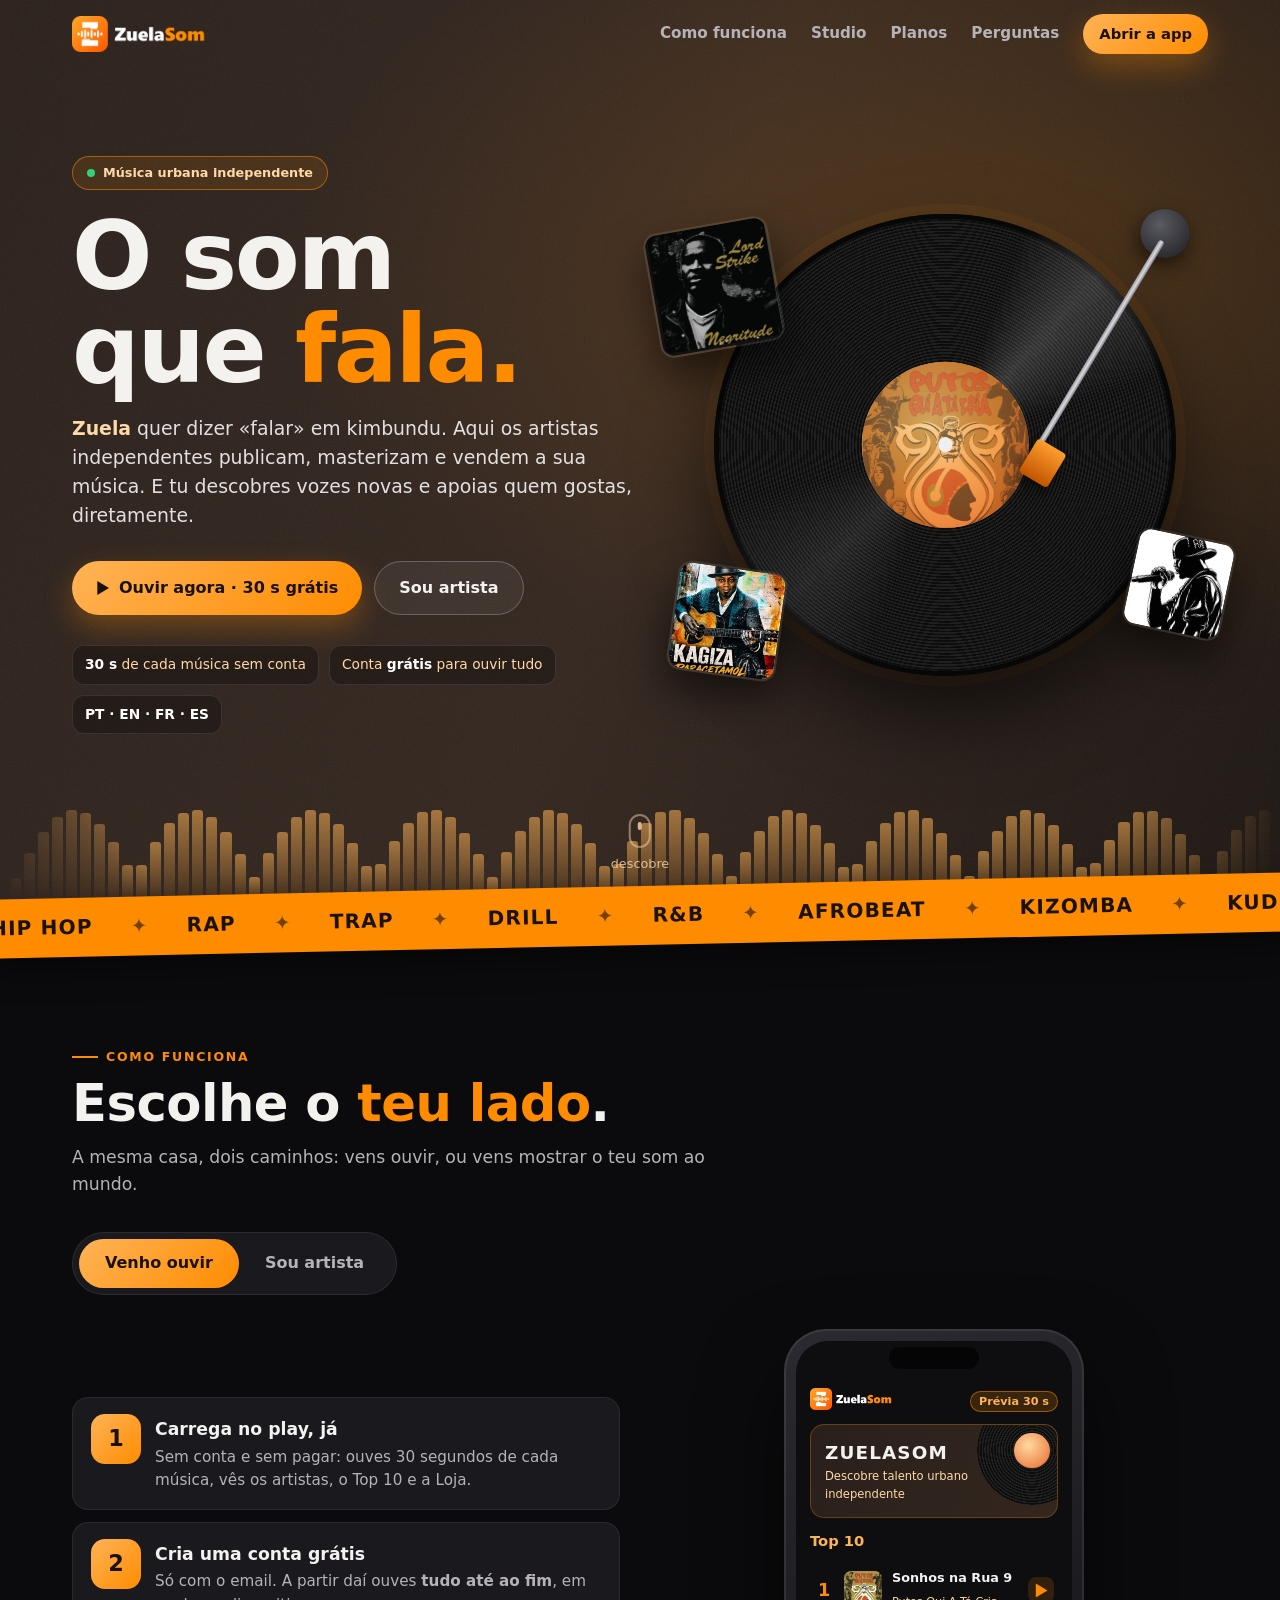
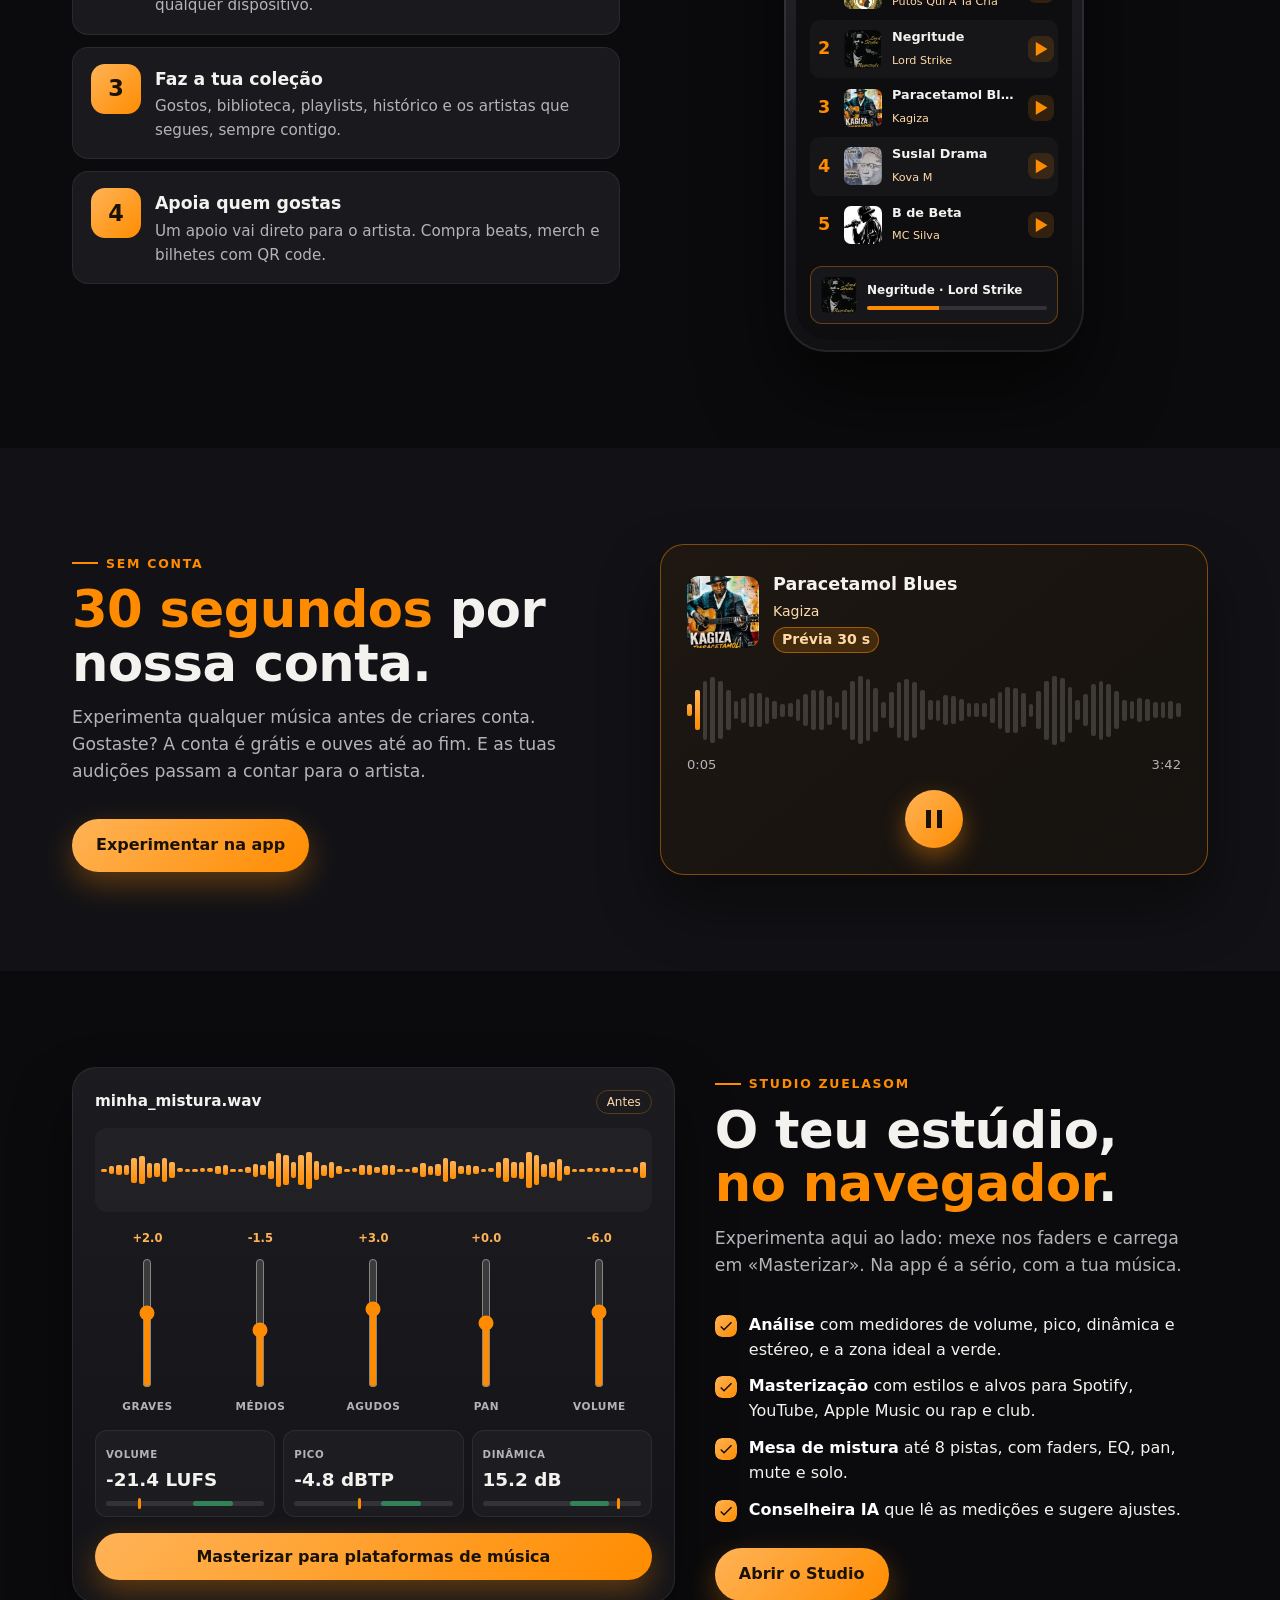
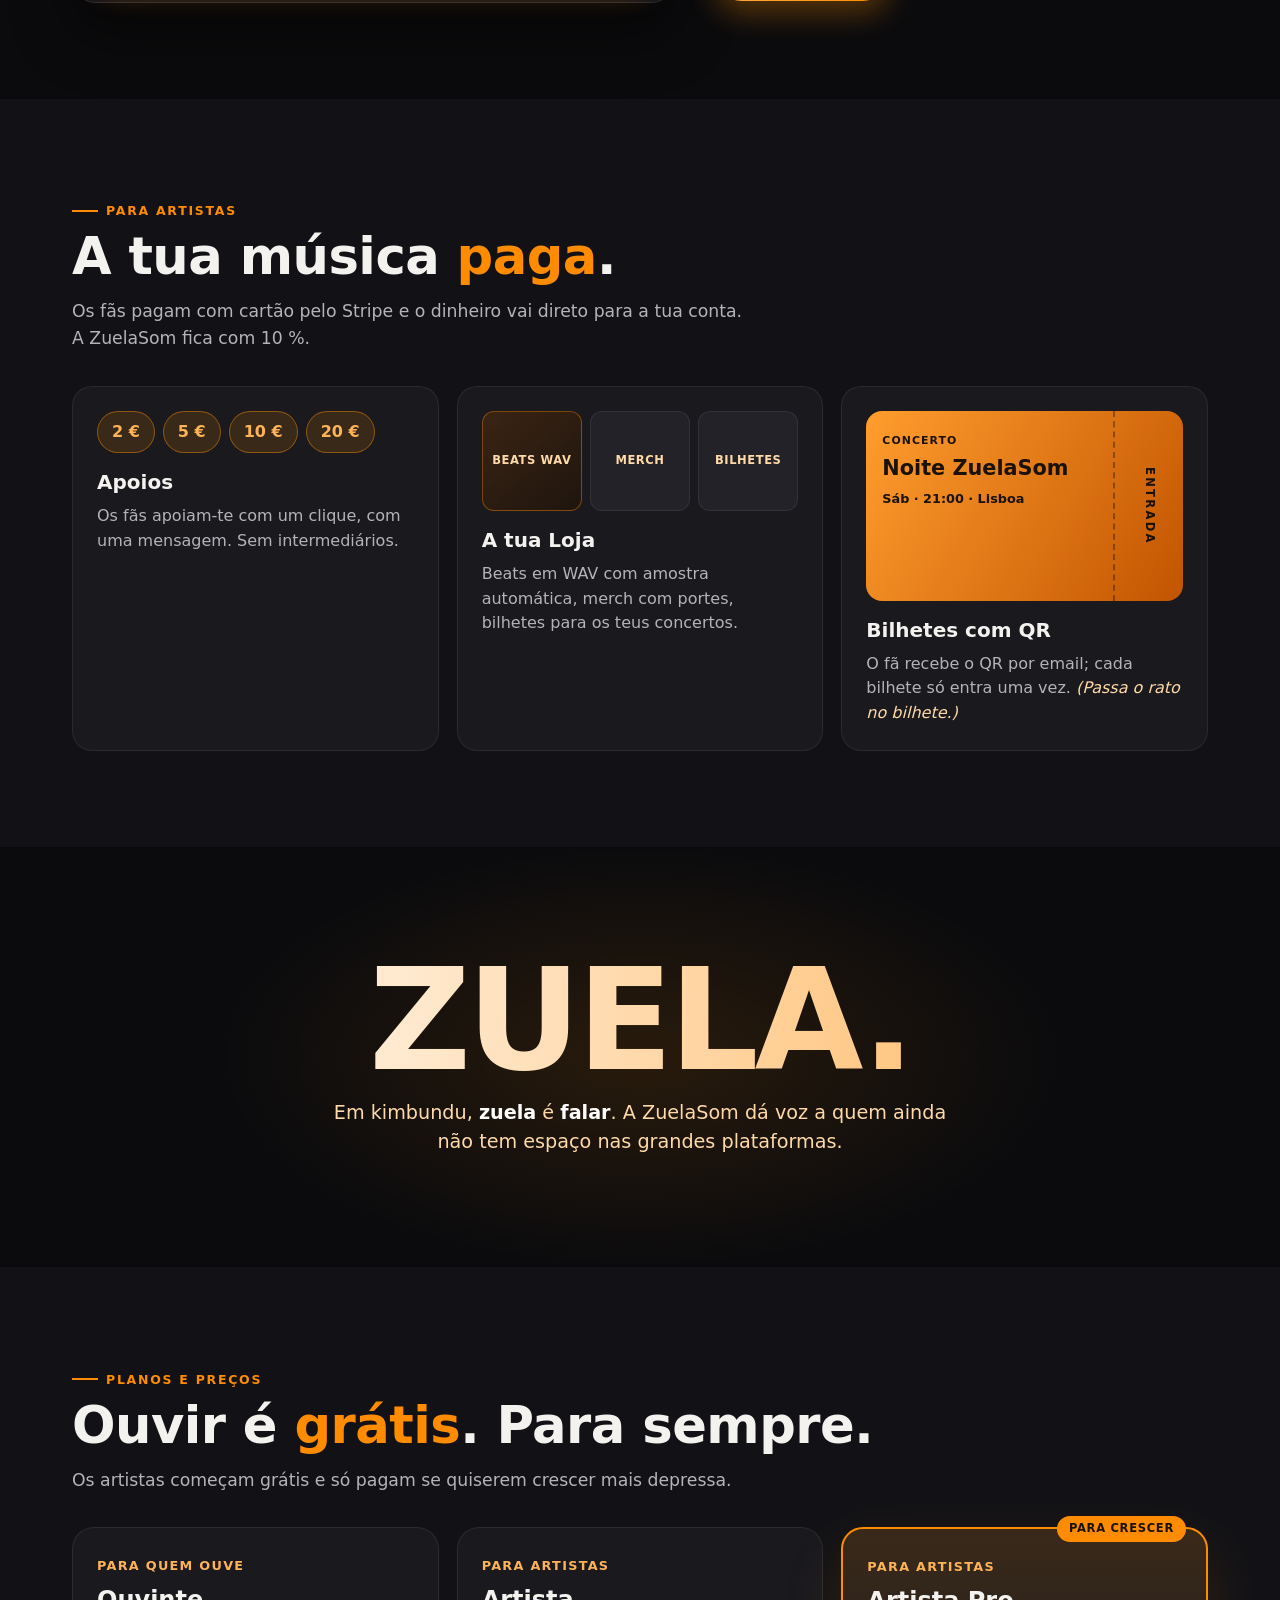
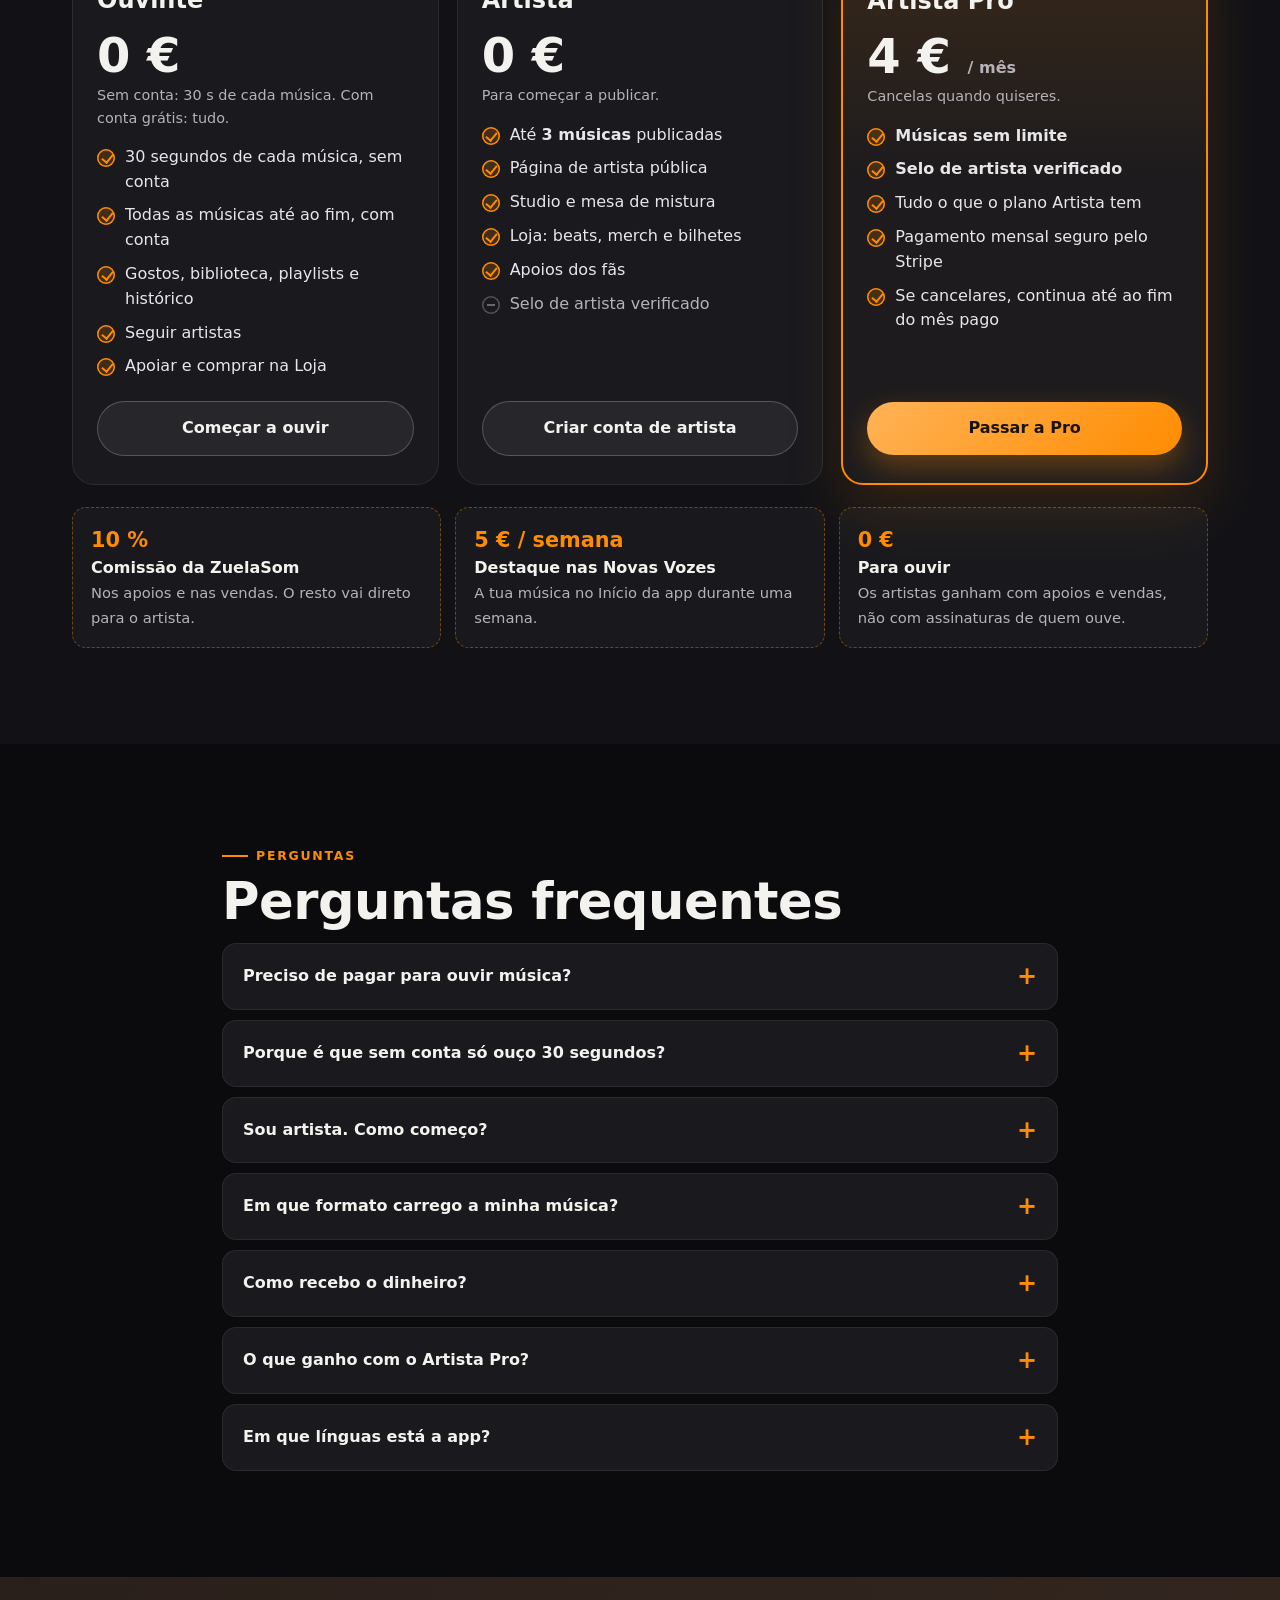
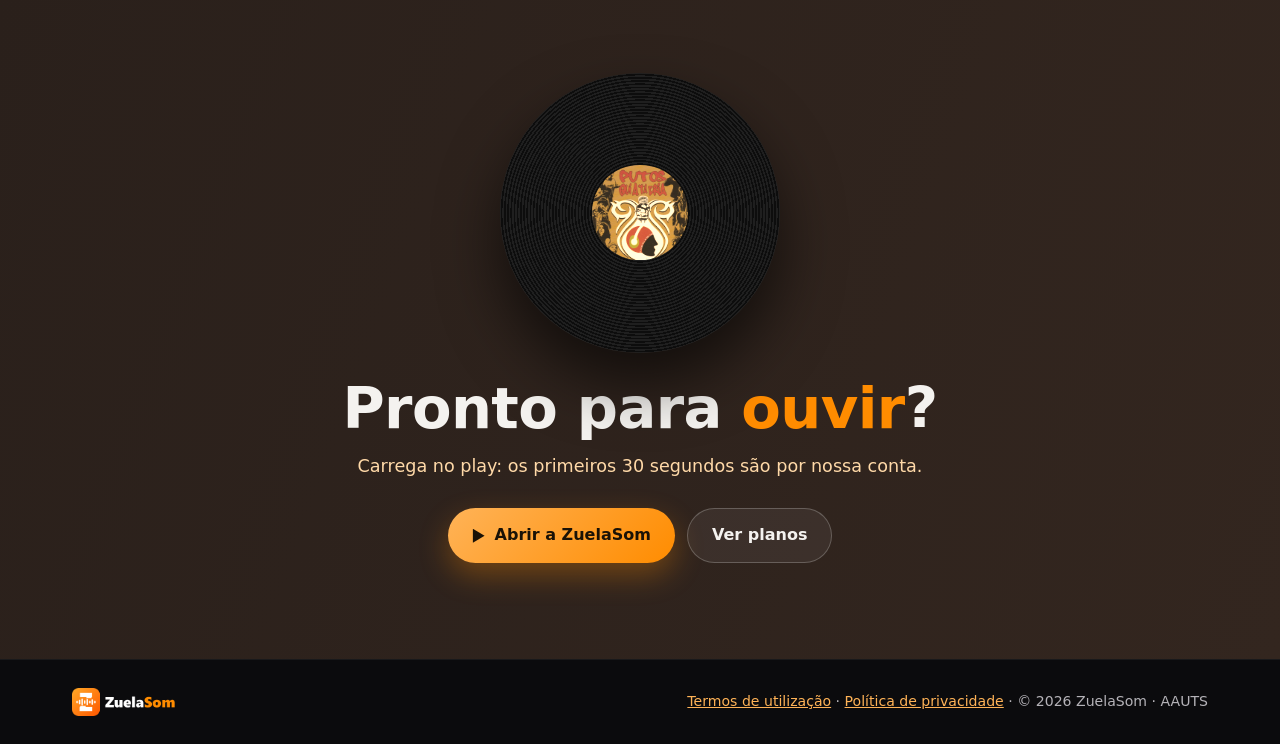
<file: index.html>
<!doctype html>
<html lang="pt">
<head>
<meta charset="utf-8">
<meta name="viewport" content="width=device-width, initial-scale=1">
<title>ZuelaSom, o som que fala</title>
<meta name="description" content="ZuelaSom: música urbana independente. Ouve 30 segundos de cada música sem conta, ou tudo com uma conta grátis. Artistas publicam, masterizam no Studio e vendem beats, merch e bilhetes.">
<link rel="icon" href="img/zuelasom_simbolo.png">
<link rel="apple-touch-icon" href="img/zuelasom_simbolo.png">
<meta property="og:title" content="ZuelaSom, o som que fala">
<meta property="og:description" content="Música urbana independente. 30 s grátis sem conta, tudo com uma conta grátis. Para artistas: Studio, Loja, apoios e bilhetes com QR.">
<meta property="og:image" content="https://zuelasom.aauts.pt/img/app_studio_analise.jpg">
<meta property="og:url" content="https://zuelasom.aauts.pt/">
<meta name="twitter:card" content="summary_large_image">
<meta name="theme-color" content="#0e0e10">
<script>
  // Com ?app=1, ou aberta como app instalada, segue logo para a app (como no AVAI).
  (function () {
    var APP = "https://zuelasom.streamlit.app/";
    var q = new URLSearchParams(location.search);
    var standalone = window.navigator.standalone === true ||
      (window.matchMedia && window.matchMedia("(display-mode: standalone)").matches);
    if (q.get("site") === "1") { return; }   // vem da app (botão «Sobre a ZuelaSom»): fica no site
    if (q.get("app") === "1" || standalone) { location.replace(APP); }
  })();
</script>
<style>
:root{
  --laranja:#ff8c00; --laranja2:#ffb357; --creme:#ffd9a8; --fundo:#0b0b0d; --fundo2:#121216; --cartao:#19191e;
  --castanho1:#2a201b; --castanho2:#33261f; --texto:#f4f2ef; --suave:#b5b3b8; --borda:rgba(255,140,0,.28);
  --raio:20px;
}
*{box-sizing:border-box}
html{scroll-behavior:smooth}
body{margin:0;background:var(--fundo);color:var(--texto);font-family:"Segoe UI",system-ui,-apple-system,Roboto,Arial,sans-serif;line-height:1.55;overflow-x:hidden}
a{color:var(--laranja2)}
img{max-width:100%;display:block}
.wrap{max-width:1180px;margin:0 auto;padding:0 22px}
.kicker{display:inline-flex;align-items:center;gap:8px;color:var(--laranja);font-weight:800;text-transform:uppercase;letter-spacing:.14em;font-size:.78rem}
.kicker::before{content:"";width:26px;height:2px;background:var(--laranja)}
h2{font-size:clamp(2rem,4.4vw,3.2rem);line-height:1.05;margin:10px 0 14px;letter-spacing:-.01em}
h2 em{font-style:normal;color:var(--laranja)}
.sub{color:var(--suave);font-size:1.08rem;max-width:680px;margin:0 0 34px}
section{padding:96px 0;position:relative}
.btn{display:inline-flex;align-items:center;justify-content:center;gap:10px;background:linear-gradient(135deg,var(--laranja2),var(--laranja));
  color:#1a1206;font-weight:800;text-decoration:none;border-radius:999px;padding:14px 24px;border:none;cursor:pointer;
  box-shadow:0 12px 30px rgba(255,140,0,.32);transition:transform .15s, box-shadow .15s;font-size:1rem;font-family:inherit}
.btn:hover{transform:translateY(-2px);box-shadow:0 16px 36px rgba(255,140,0,.42)}
.btn.sec{background:rgba(255,255,255,.06);color:var(--texto);border:1px solid rgba(255,255,255,.22);box-shadow:none}
.btn.pq{padding:9px 16px;font-size:.92rem}
.play{width:13px;height:14px;background:currentColor;clip-path:polygon(10% 0,100% 50%,10% 100%)}

/* revelar ao fazer scroll */
.rv{opacity:0;transform:translateY(26px);transition:opacity .8s ease, transform .8s ease}
.rv.on{opacity:1;transform:none}
.rv.d1{transition-delay:.1s}.rv.d2{transition-delay:.2s}.rv.d3{transition-delay:.3s}

/* ---------- topo ---------- */
header{position:fixed;inset:0 0 auto 0;z-index:50;transition:background .3s, border-color .3s;border-bottom:1px solid transparent}
header.solido{background:rgba(11,11,13,.86);backdrop-filter:blur(12px);border-bottom-color:rgba(255,140,0,.16)}
header .wrap{display:flex;align-items:center;justify-content:space-between;gap:16px;height:68px}
header .logo img{height:36px}
nav{display:flex;align-items:center;gap:24px}
nav a{color:var(--suave);text-decoration:none;font-weight:600;font-size:.95rem;transition:color .15s}
nav a:hover{color:#fff}

/* ---------- hero ---------- */
.hero{min-height:100vh;min-height:100svh;display:flex;align-items:center;padding:110px 0 120px;overflow:hidden;
  background:radial-gradient(1200px 700px at 78% 30%, rgba(255,140,0,.16), transparent 60%),
             linear-gradient(110deg,var(--castanho1) 0%,var(--castanho2) 50%,#1d1612 100%)}
.hero::after{content:"";position:absolute;inset:0;pointer-events:none;opacity:.07;
  background-image:url("data:image/svg+xml,%3Csvg xmlns='http://www.w3.org/2000/svg' width='160' height='160'%3E%3Cfilter id='n'%3E%3CfeTurbulence type='fractalNoise' baseFrequency='.9' numOctaves='2'/%3E%3C/filter%3E%3Crect width='160' height='160' filter='url(%23n)'/%3E%3C/svg%3E")}
.hero .wrap{position:relative;z-index:3;width:100%;display:grid;grid-template-columns:1.05fr .95fr;gap:30px;align-items:center}
.tag{display:inline-flex;align-items:center;gap:8px;font-size:.8rem;font-weight:800;color:var(--creme);border:1px solid rgba(255,140,0,.5);
  background:rgba(255,140,0,.12);padding:6px 14px;border-radius:999px}
.tag i{width:8px;height:8px;border-radius:50%;background:#33d17a;box-shadow:0 0 0 0 rgba(51,209,122,.7);animation:pulso 2s infinite}
@keyframes pulso{70%{box-shadow:0 0 0 10px rgba(51,209,122,0)}100%{box-shadow:0 0 0 0 rgba(51,209,122,0)}}
h1{font-size:clamp(3rem,7.4vw,6rem);line-height:.98;margin:20px 0 18px;font-weight:900;letter-spacing:-.025em}
h1 .rodar{display:inline-block;color:var(--laranja);min-width:3ch;position:relative}
h1 .rodar span{display:inline-block;animation:entra .55s cubic-bezier(.2,.8,.2,1)}
@keyframes entra{from{opacity:0;transform:translateY(.4em) rotateX(60deg)}to{opacity:1;transform:none}}
.lead{font-size:1.18rem;color:rgba(255,255,255,.86);margin:0 0 30px;max-width:560px}
.lead b{color:var(--creme)}
.acoes{display:flex;gap:12px;flex-wrap:wrap}
.selos{display:flex;gap:10px;flex-wrap:wrap;margin-top:30px}
.selo{background:rgba(0,0,0,.28);border:1px solid rgba(255,255,255,.1);border-radius:12px;padding:8px 12px;font-size:.86rem;color:var(--creme)}
.selo b{color:#fff}

/* gira-discos */
.gira{position:relative;aspect-ratio:1;width:min(560px,100%);justify-self:center}
.disco{position:absolute;inset:6%;border-radius:50%;
  background:repeating-radial-gradient(circle at 50% 50%,#0d0d0d 0 1.6px,#1f1f1f 1.6px 3.2px);
  box-shadow:0 40px 80px rgba(0,0,0,.6), inset 0 0 0 5px #070707, 0 0 0 10px rgba(255,140,0,.06);
  animation:gira 7s linear infinite}
.disco::before{content:"";position:absolute;inset:0;border-radius:50%;
  background:conic-gradient(from 20deg,transparent 0deg,rgba(255,255,255,.16) 22deg,transparent 52deg,transparent 180deg,rgba(255,255,255,.09) 205deg,transparent 235deg);
  animation:gira 7s linear infinite reverse}
.rotulo{position:absolute;left:50%;top:50%;width:36%;height:36%;transform:translate(-50%,-50%);border-radius:50%;overflow:hidden;
  background:radial-gradient(circle at 40% 35%,#ffd9a0 0%,#f6a457 45%,#e8692c 100%)}
.rotulo img{width:100%;height:100%;object-fit:cover;mix-blend-mode:multiply;opacity:.6}
.rotulo::after{content:"";position:absolute;left:50%;top:50%;width:9%;height:9%;transform:translate(-50%,-50%);border-radius:50%;background:#efefef}
@keyframes gira{to{transform:rotate(360deg)}}
.braco{position:absolute;right:2%;top:4%;width:42%;height:62%;transform-origin:86% 10%;transform:rotate(-2deg);
  transition:transform 1.2s cubic-bezier(.3,.9,.3,1);z-index:2;pointer-events:none}
.gira.a-tocar .braco{transform:rotate(17deg)}
.braco .base{position:absolute;right:4%;top:2%;width:22%;aspect-ratio:1;border-radius:50%;background:radial-gradient(circle at 35% 35%,#5a5a62,#1c1c20);
  box-shadow:0 8px 20px rgba(0,0,0,.6)}
.braco .haste{position:absolute;right:14%;top:12%;width:6px;height:78%;border-radius:3px;background:linear-gradient(90deg,#9a9aa3,#d9d9de,#7a7a82);
  transform:rotate(14deg);transform-origin:top center}
.braco .agulha{position:absolute;right:30%;bottom:6%;width:15%;height:12%;border-radius:4px;background:linear-gradient(180deg,#ff9d2e,#c25400);
  transform:rotate(14deg);box-shadow:0 6px 14px rgba(0,0,0,.5)}
.capa{position:absolute;width:24%;aspect-ratio:1;border-radius:14px;object-fit:cover;box-shadow:0 20px 40px rgba(0,0,0,.55);
  border:2px solid rgba(255,255,255,.08);z-index:3;animation:flutua 7s ease-in-out infinite}
.capa.c1{left:-6%;top:8%;rotate:-10deg}
.capa.c2{left:-2%;bottom:6%;rotate:8deg;animation-delay:-2.5s;width:21%}
.capa.c3{right:-4%;bottom:14%;rotate:12deg;animation-delay:-4.5s;width:19%}
@keyframes flutua{0%,100%{translate:0 0}50%{translate:0 -14px}}

/* onda sonora */
.onda{position:absolute;left:0;right:0;bottom:0;height:90px;display:flex;align-items:flex-end;gap:3px;padding:0 10px;z-index:2;opacity:.55;
  -webkit-mask:linear-gradient(90deg,transparent,#000 12%,#000 88%,transparent);mask:linear-gradient(90deg,transparent,#000 12%,#000 88%,transparent)}
.onda i{flex:1;background:linear-gradient(180deg,var(--laranja2),rgba(255,140,0,.15));border-radius:3px 3px 0 0;height:20%;
  animation:barra 1.3s ease-in-out infinite;transform-origin:bottom}
@keyframes barra{0%,100%{transform:scaleY(.35)}50%{transform:scaleY(1)}}
.desce{position:absolute;left:50%;bottom:26px;transform:translateX(-50%);z-index:4;color:var(--creme);font-size:.8rem;text-decoration:none;
  display:flex;flex-direction:column;align-items:center;gap:6px;opacity:.8}
.desce span{width:22px;height:34px;border:2px solid rgba(255,217,168,.6);border-radius:12px;position:relative}
.desce span::after{content:"";position:absolute;left:50%;top:6px;width:4px;height:8px;margin-left:-2px;border-radius:2px;background:var(--creme);animation:rato 1.6s infinite}
@keyframes rato{0%{opacity:0;transform:translateY(0)}40%{opacity:1}100%{opacity:0;transform:translateY(10px)}}

/* ---------- faixa de géneros ---------- */
.faixa{background:var(--laranja);color:#1a1206;overflow:hidden;white-space:nowrap;padding:14px 0;transform:rotate(-1.2deg);margin:-14px -10px 0;position:relative;z-index:5;
  box-shadow:0 14px 30px rgba(0,0,0,.4)}
.faixa div{display:inline-flex;gap:38px;animation:passa 32s linear infinite;font-weight:900;font-size:1.25rem;letter-spacing:.06em}
.faixa span::after{content:"✦";margin-left:38px;opacity:.6}
@keyframes passa{to{transform:translateX(-50%)}}

/* ---------- escolhe o teu lado ---------- */
.lados{display:inline-flex;background:var(--cartao);border:1px solid rgba(255,255,255,.08);border-radius:999px;padding:6px;margin-bottom:34px;position:relative}
.lados button{position:relative;z-index:1;background:none;border:none;color:var(--suave);font:inherit;font-weight:800;font-size:1rem;padding:12px 26px;border-radius:999px;cursor:pointer;transition:color .2s}
.lados button.on{color:#1a1206}
.lados .marca{position:absolute;top:6px;bottom:6px;left:6px;border-radius:999px;background:linear-gradient(135deg,var(--laranja2),var(--laranja));transition:all .35s cubic-bezier(.3,.9,.3,1)}
.lado{display:none}
.lado.on{display:grid;grid-template-columns:1fr 1fr;gap:40px;align-items:center;animation:aparece .5s ease}
@keyframes aparece{from{opacity:0;transform:translateY(14px)}to{opacity:1;transform:none}}
.passos{display:grid;gap:12px;counter-reset:p}
.passo{display:grid;grid-template-columns:50px 1fr;gap:14px;align-items:start;background:var(--cartao);border:1px solid rgba(255,255,255,.07);border-radius:16px;padding:16px 18px;
  transition:border-color .2s, transform .2s}
.passo:hover{border-color:rgba(255,140,0,.5);transform:translateX(4px)}
.passo .n{counter-increment:p;width:50px;height:50px;border-radius:14px;display:flex;align-items:center;justify-content:center;font-size:1.4rem;font-weight:900;color:#1a1206;
  background:linear-gradient(135deg,var(--laranja2),var(--laranja))}
.passo .n::before{content:counter(p)}
.passo h3{margin:2px 0 3px;font-size:1.08rem}
.passo p{margin:0;color:var(--suave);font-size:.95rem}

/* telemóvel desenhado (sem capturas com músicas reais) */
.tel{width:300px;max-width:100%;justify-self:center;border-radius:42px;padding:12px;background:linear-gradient(160deg,#2a2a30,#0d0d10);
  box-shadow:0 40px 80px rgba(0,0,0,.6), inset 0 0 0 2px rgba(255,255,255,.08);position:relative}
.tel::before{content:"";position:absolute;left:50%;top:18px;width:90px;height:22px;margin-left:-45px;border-radius:12px;background:#050506;z-index:2}
.ecra{border-radius:32px;overflow:hidden;background:#0e0e10;padding:46px 14px 16px;min-height:540px}
.ecra .top{display:flex;justify-content:space-between;align-items:center;margin-bottom:12px}
.ecra .top img{height:22px}
.ecra .mini-hero{border-radius:14px;padding:14px;background:linear-gradient(110deg,var(--castanho1),var(--castanho2));border:1px solid var(--borda);margin-bottom:12px;position:relative;overflow:hidden}
.ecra .mini-hero b{font-size:1.15rem;letter-spacing:.06em}
.ecra .mini-hero small{display:block;color:var(--creme);font-size:.72rem}
.ecra .mini-hero .disc{position:absolute;right:-30px;top:-30px;width:110px;height:110px;border-radius:50%;background:repeating-radial-gradient(circle,#0d0d0d 0 1.4px,#202020 1.4px 2.8px);animation:gira 6s linear infinite}
.ecra .mini-hero .disc::after{content:"";position:absolute;inset:34%;border-radius:50%;background:radial-gradient(circle at 40% 35%,#ffd9a0,#e8692c)}
.ecra h4{margin:10px 0 8px;font-size:.92rem;color:var(--laranja2)}
.linha-top{display:flex;align-items:center;gap:10px;padding:7px 4px;border-radius:10px}
.linha-top:nth-child(odd){background:rgba(255,255,255,.03)}
.linha-top .num{width:20px;font-weight:900;color:var(--laranja);font-size:1.1rem;text-align:center}
.linha-top img{width:38px;height:38px;border-radius:7px;object-fit:cover}
.linha-top div{flex:1;min-width:0}
.linha-top div b{display:block;font-size:.8rem;white-space:nowrap;overflow:hidden;text-overflow:ellipsis}
.linha-top div span{font-size:.7rem;color:var(--creme)}
.linha-top .pl{width:26px;height:26px;border-radius:8px;background:rgba(255,140,0,.15);display:flex;align-items:center;justify-content:center;color:var(--laranja)}
.mini-player{margin-top:12px;border-radius:12px;background:#17171b;border:1px solid rgba(255,140,0,.35);padding:10px;display:flex;gap:10px;align-items:center}
.mini-player img{width:36px;height:36px;border-radius:6px}
.mini-player .pb{flex:1}
.mini-player .pb b{font-size:.75rem;display:block}
.mini-player .tr{height:4px;border-radius:2px;background:rgba(255,255,255,.12);margin-top:6px;overflow:hidden}
.mini-player .tr i{display:block;height:100%;width:40%;background:var(--laranja);animation:prog 8s linear infinite}
@keyframes prog{from{width:0}to{width:100%}}

/* ---------- 30 segundos ---------- */
.trinta{display:grid;grid-template-columns:1fr 1fr;gap:40px;align-items:center}
.leitor30{background:linear-gradient(140deg,#1e1712,#15120f);border:1px solid rgba(255,140,0,.45);border-radius:24px;padding:26px;position:relative;overflow:hidden;
  box-shadow:0 30px 60px rgba(0,0,0,.45)}
.leitor30 .faixa-info{display:flex;gap:14px;align-items:center}
.leitor30 .faixa-info img{width:72px;height:72px;border-radius:12px;object-fit:cover}
.leitor30 .faixa-info b{display:block;font-size:1.1rem}
.leitor30 .faixa-info span{color:var(--creme);font-size:.88rem}
.pill30{display:inline-block;margin-top:4px;padding:1px 8px;border-radius:999px;background:rgba(255,140,0,.18);border:1px solid rgba(255,140,0,.5);color:var(--laranja2);font-size:.7rem;font-weight:800}
.ondas30{display:flex;align-items:center;gap:3px;height:70px;margin:22px 0 10px}
.ondas30 i{flex:1;border-radius:2px;background:rgba(255,255,255,.16);transition:background .2s}
.ondas30 i.f{background:linear-gradient(180deg,var(--laranja2),var(--laranja))}
.tempo30{display:flex;justify-content:space-between;font-size:.82rem;color:var(--suave);font-variant-numeric:tabular-nums}
.controlos30{display:flex;justify-content:center;margin-top:14px}
.bplay{width:58px;height:58px;border-radius:50%;border:none;cursor:pointer;background:linear-gradient(135deg,var(--laranja2),var(--laranja));color:#1a1206;
  display:flex;align-items:center;justify-content:center;box-shadow:0 10px 24px rgba(255,140,0,.4)}
.bplay .play{width:18px;height:20px}
.bplay .pausa{width:16px;height:18px;border-left:5px solid #1a1206;border-right:5px solid #1a1206}
.fim30{position:absolute;inset:0;display:flex;flex-direction:column;align-items:center;justify-content:center;text-align:center;padding:24px;gap:12px;
  background:rgba(14,10,8,.88);backdrop-filter:blur(4px);opacity:0;pointer-events:none;transition:opacity .4s}
.fim30.on{opacity:1;pointer-events:auto}
.fim30 b{font-size:1.4rem}
.fim30 p{margin:0;color:var(--creme);max-width:320px}

/* ---------- Studio ---------- */
.studio{background:var(--fundo2)}
.estudio{display:grid;grid-template-columns:1.1fr .9fr;gap:40px;align-items:center}
.mesa{background:linear-gradient(180deg,#1b1b20,#141418);border:1px solid rgba(255,255,255,.08);border-radius:24px;padding:22px;box-shadow:0 30px 60px rgba(0,0,0,.45)}
.mesa .cab{display:flex;justify-content:space-between;align-items:center;margin-bottom:14px}
.mesa .cab b{font-size:.95rem}
.mesa .cab span{font-size:.75rem;color:var(--creme);border:1px solid var(--borda);border-radius:999px;padding:2px 10px}
.wave{display:flex;align-items:center;gap:2px;height:84px;padding:6px;border-radius:12px;background:rgba(255,255,255,.03);margin-bottom:18px}
.wave i{flex:1;border-radius:2px;background:linear-gradient(180deg,var(--laranja2),var(--laranja));transition:height .6s cubic-bezier(.3,.9,.3,1)}
.faders{display:grid;grid-template-columns:repeat(5,1fr);gap:8px;text-align:center}
.fader{display:flex;flex-direction:column;align-items:center;gap:8px}
.fader small{font-size:.66rem;font-weight:700;color:var(--suave);text-transform:uppercase;letter-spacing:.05em}
.fader output{font-size:.72rem;font-weight:800;color:var(--laranja2);font-variant-numeric:tabular-nums}
.fader input{writing-mode:vertical-lr;direction:rtl;-webkit-appearance:slider-vertical;appearance:slider-vertical;width:28px;height:130px;accent-color:var(--laranja);cursor:ns-resize}
.medidores{display:grid;grid-template-columns:repeat(3,1fr);gap:8px;margin:16px 0}
.med{background:rgba(255,255,255,.03);border:1px solid rgba(255,255,255,.07);border-radius:12px;padding:10px}
.med small{font-size:.64rem;color:var(--suave);text-transform:uppercase;letter-spacing:.06em;font-weight:700}
.med b{display:block;font-size:1.15rem;font-variant-numeric:tabular-nums;transition:color .4s}
.med .barra-m{height:5px;border-radius:3px;background:rgba(255,255,255,.1);margin-top:6px;position:relative}
.med .barra-m::before{content:"";position:absolute;left:55%;width:25%;top:0;bottom:0;background:rgba(51,209,122,.5);border-radius:3px}
.med .barra-m i{position:absolute;top:-3px;width:3px;height:11px;border-radius:2px;background:var(--laranja);transition:left .6s cubic-bezier(.3,.9,.3,1)}
.bmaster{width:100%}
.lista-studio{list-style:none;padding:0;margin:0 0 26px;display:grid;gap:12px}
.lista-studio li{display:flex;gap:12px;align-items:flex-start}
.lista-studio li b{color:#fff}
.lista-studio li::before{content:"";flex:0 0 22px;height:22px;border-radius:7px;margin-top:2px;background:linear-gradient(135deg,var(--laranja2),var(--laranja));
  -webkit-mask:url("data:image/svg+xml,%3Csvg xmlns='http://www.w3.org/2000/svg' viewBox='0 0 24 24'%3E%3Cpath d='M9 16.2 4.8 12l-1.4 1.4L9 19 21 7l-1.4-1.4z'/%3E%3C/svg%3E") center/16px no-repeat, linear-gradient(#000,#000);
  -webkit-mask-composite:destination-out;mask-composite:exclude}

/* ---------- ganhar ---------- */
.ganhar{display:grid;grid-template-columns:repeat(3,1fr);gap:18px}
.g{background:var(--cartao);border:1px solid rgba(255,255,255,.07);border-radius:var(--raio);padding:24px;position:relative;overflow:hidden;transition:transform .25s, border-color .25s}
.g:hover{transform:translateY(-6px);border-color:rgba(255,140,0,.5)}
.g h3{margin:14px 0 6px;font-size:1.25rem}
.g p{margin:0;color:var(--suave)}
.chips{display:flex;gap:8px;flex-wrap:wrap}
.chips span{padding:8px 14px;border-radius:999px;background:rgba(255,140,0,.14);border:1px solid rgba(255,140,0,.45);font-weight:900;color:var(--laranja2)}
.prateleira{display:flex;gap:8px}
.prateleira div{flex:1;aspect-ratio:1;border-radius:12px;background:#222228;display:flex;align-items:center;justify-content:center;font-size:.72rem;font-weight:800;color:var(--creme);
  border:1px solid rgba(255,255,255,.07);text-transform:uppercase;letter-spacing:.05em}
.prateleira div:first-child{background:linear-gradient(140deg,#3a2414,#1f150e);border-color:rgba(255,140,0,.4)}
/* bilhete que vira */
.bilhete-caixa{perspective:1000px;height:190px}
.bilhete{position:relative;width:100%;height:100%;transition:transform .8s cubic-bezier(.3,.9,.3,1);transform-style:preserve-3d}
.g:hover .bilhete, .bilhete.virado{transform:rotateY(180deg)}
.face{position:absolute;inset:0;border-radius:16px;backface-visibility:hidden;-webkit-backface-visibility:hidden;display:flex;overflow:hidden}
.frente{background:linear-gradient(120deg,#ff9d2e,#c25400);color:#1a1206}
.frente .ev{flex:1;padding:16px}
.frente .ev small{font-weight:800;text-transform:uppercase;letter-spacing:.1em;font-size:.68rem}
.frente .ev b{display:block;font-size:1.3rem;line-height:1.1;margin:6px 0}
.frente .ev span{font-size:.8rem;font-weight:700}
.frente .corte{width:70px;border-left:2px dashed rgba(26,18,6,.4);display:flex;align-items:center;justify-content:center;writing-mode:vertical-rl;font-weight:900;letter-spacing:.2em;font-size:.72rem}
.verso{background:#fff;transform:rotateY(180deg);align-items:center;justify-content:center;gap:14px;color:#1a1206;padding:14px}
.verso img{width:130px;height:130px}
.verso b{font-size:1rem}
.verso small{display:block;color:#555;font-size:.72rem;max-width:120px}

/* ---------- planos ---------- */
.planos{display:grid;grid-template-columns:repeat(3,1fr);gap:18px;align-items:stretch}
.plano{position:relative;background:var(--cartao);border:1px solid rgba(255,255,255,.08);border-radius:22px;padding:28px 24px;display:flex;flex-direction:column}
.plano.top{border:2px solid var(--laranja);background:linear-gradient(180deg,rgba(255,140,0,.14),rgba(255,140,0,.02) 45%),var(--cartao);box-shadow:0 24px 60px rgba(255,140,0,.14)}
.plano .fita{position:absolute;top:-13px;right:20px;background:var(--laranja);color:#1a1206;font-weight:900;font-size:.72rem;padding:4px 12px;border-radius:999px;letter-spacing:.06em;text-transform:uppercase}
.plano .para{color:var(--laranja2);font-weight:800;font-size:.8rem;text-transform:uppercase;letter-spacing:.1em}
.plano h3{margin:6px 0 0;font-size:1.5rem}
.preco{font-size:3rem;font-weight:900;line-height:1.1;margin:10px 0 2px}
.preco small{font-size:1rem;color:var(--suave);font-weight:600}
.plano .nota{color:var(--suave);font-size:.9rem;margin:0 0 16px}
.plano ul{list-style:none;padding:0;margin:0 0 22px;display:grid;gap:9px}
.plano li{position:relative;padding-left:28px;color:#e7e7ea}
.plano li::before{content:"";position:absolute;left:0;top:4px;width:18px;height:18px;border-radius:50%;background:rgba(255,140,0,.18);box-shadow:inset 0 0 0 1.5px var(--laranja)}
.plano li::after{content:"";position:absolute;left:6.5px;top:7px;width:5px;height:9px;border:solid var(--laranja);border-width:0 2px 2px 0;transform:rotate(40deg)}
.plano li.nao{color:var(--suave)}
.plano li.nao::before{background:transparent;box-shadow:inset 0 0 0 1.5px rgba(255,255,255,.25)}
.plano li.nao::after{border:none;left:5px;top:12px;width:8px;height:2px;background:rgba(255,255,255,.35);transform:none}
.plano .btn{margin-top:auto}
.extras{display:grid;grid-template-columns:repeat(3,1fr);gap:14px;margin-top:22px}
.extra{background:rgba(255,255,255,.03);border:1px dashed rgba(255,140,0,.4);border-radius:14px;padding:16px 18px}
.extra .v{display:block;color:var(--laranja);font-weight:900;font-size:1.3rem}
.extra b{display:block}
.extra span{color:var(--suave);font-size:.92rem}

/* ---------- zuela ---------- */
.zuela{text-align:center;padding:110px 0;background:radial-gradient(600px 300px at 50% 50%,rgba(255,140,0,.12),transparent 70%)}
.zuela .grande{font-size:clamp(3.4rem,11vw,9rem);font-weight:900;line-height:.9;letter-spacing:-.03em;
  background:linear-gradient(90deg,#fff,var(--laranja2),var(--laranja),#fff);background-size:300% 100%;-webkit-background-clip:text;background-clip:text;color:transparent;
  animation:brilho 8s ease-in-out infinite}
@keyframes brilho{0%,100%{background-position:0 0}50%{background-position:100% 0}}
.zuela p{font-size:1.2rem;color:var(--creme);margin:14px auto 0;max-width:640px}
.zuela p i{color:#fff;font-style:normal;font-weight:800}

/* ---------- perguntas ---------- */
details{background:var(--cartao);border:1px solid rgba(255,255,255,.07);border-radius:14px;padding:4px 20px;margin-bottom:10px;transition:border-color .2s}
details[open]{border-color:rgba(255,140,0,.45)}
summary{cursor:pointer;font-weight:700;padding:16px 0;list-style:none;display:flex;justify-content:space-between;gap:12px}
summary::-webkit-details-marker{display:none}
summary::after{content:"+";color:var(--laranja);font-size:1.5rem;line-height:1;transition:transform .2s}
details[open] summary::after{transform:rotate(45deg)}
details p{margin:0 0 18px;color:var(--suave)}

/* ---------- chamada final ---------- */
.final{text-align:center;overflow:hidden;background:linear-gradient(110deg,var(--castanho1),var(--castanho2))}
.final .disco-final{width:280px;height:280px;margin:0 auto 26px;border-radius:50%;position:relative;
  background:repeating-radial-gradient(circle,#0d0d0d 0 1.6px,#1f1f1f 1.6px 3.2px);box-shadow:0 30px 60px rgba(0,0,0,.6);animation:gira 9s linear infinite}
.final .disco-final::after{content:"";position:absolute;inset:33%;border-radius:50%;background:url(img/sonhos_na_rua_9.jpg) center/cover;
  box-shadow:0 0 0 999px rgba(0,0,0,0) inset;filter:sepia(.5) saturate(1.6) hue-rotate(-10deg)}
.final h2{font-size:clamp(2.4rem,5vw,3.6rem)}
.final p{color:var(--creme);margin:0 0 28px;font-size:1.1rem}
footer{padding:28px 0;color:var(--suave);font-size:.88rem;border-top:1px solid rgba(255,255,255,.06)}
footer .wrap{display:flex;justify-content:space-between;align-items:center;gap:16px;flex-wrap:wrap}
footer img{height:28px}

@media (max-width:980px){
  .hero .wrap,.lado.on,.trinta,.estudio,.ganhar,.planos,.extras{grid-template-columns:1fr}
  .gira{width:min(440px,92%)}
  .plano.top{order:-1}
  .tel{order:-1}
}
@media (max-width:640px){
  nav a:not(.btn){display:none}
  section{padding:70px 0}
  .hero{padding:96px 0 120px}
  .lados button{padding:10px 16px;font-size:.92rem}
  .faders input{height:110px}
  .faixa div{font-size:1.05rem}
}
@media (prefers-reduced-motion:reduce){
  *,*::before,*::after{animation:none!important;transition:none!important}
  .rv{opacity:1;transform:none}
}
</style>
</head>
<body>

<header id="topo">
  <div class="wrap">
    <a class="logo" href="#"><img src="img/zuelasom_logo.png" alt="ZuelaSom"></a>
    <nav>
      <a href="#lados">Como funciona</a>
      <a href="#studio">Studio</a>
      <a href="#planos">Planos</a>
      <a href="#perguntas">Perguntas</a>
      <a class="btn pq" href="https://zuelasom.streamlit.app/">Abrir a app</a>
    </nav>
  </div>
</header>

<!-- TOPO -->
<section class="hero">
  <div class="onda" id="onda" aria-hidden="true"></div>
  <div class="wrap">
    <div>
      <span class="tag"><i></i> Música urbana independente</span>
      <h1>O som<br>que <span class="rodar" id="rodar"><span>fala.</span></span></h1>
      <p class="lead"><b>Zuela</b> quer dizer «falar» em kimbundu. Aqui os artistas independentes publicam, masterizam e vendem
        a sua música. E tu descobres vozes novas e apoias quem gostas, diretamente.</p>
      <div class="acoes">
        <a class="btn" href="https://zuelasom.streamlit.app/"><span class="play"></span>Ouvir agora · 30 s grátis</a>
        <a class="btn sec" href="#lados" data-lado="artista">Sou artista</a>
      </div>
      <div class="selos">
        <span class="selo"><b>30 s</b> de cada música sem conta</span>
        <span class="selo">Conta <b>grátis</b> para ouvir tudo</span>
        <span class="selo"><b>PT · EN · FR · ES</b></span>
      </div>
    </div>
    <div class="gira" id="gira" aria-hidden="true">
      <div class="disco"><div class="rotulo"><img src="img/sonhos_na_rua_9.jpg" alt=""></div></div>
      <div class="braco"><div class="base"></div><div class="haste"></div><div class="agulha"></div></div>
      <img class="capa c1" src="img/negritude.jpg" alt="">
      <img class="capa c2" src="img/kagiza.jpg" alt="">
      <img class="capa c3" src="img/rapper.jpg" alt="">
    </div>
  </div>
  <a class="desce" href="#lados"><span></span>descobre</a>
</section>

<div class="faixa" aria-hidden="true"><div id="faixa">
  <span>HIP HOP</span><span>RAP</span><span>TRAP</span><span>DRILL</span><span>R&amp;B</span><span>AFROBEAT</span><span>KIZOMBA</span><span>KUDURO</span><span>AFRO HOUSE</span><span>SEMBA</span>
</div></div>

<!-- ESCOLHE O TEU LADO -->
<section id="lados">
  <div class="wrap">
    <span class="kicker rv">Como funciona</span>
    <h2 class="rv d1">Escolhe o <em>teu lado</em>.</h2>
    <p class="sub rv d2">A mesma casa, dois caminhos: vens ouvir, ou vens mostrar o teu som ao mundo.</p>
    <div class="lados rv d2" role="tablist">
      <span class="marca" id="marca"></span>
      <button class="on" data-lado="ouvinte" role="tab" aria-selected="true">Venho ouvir</button>
      <button data-lado="artista" role="tab" aria-selected="false">Sou artista</button>
    </div>

    <div class="lado on" id="lado-ouvinte">
      <div class="passos">
        <div class="passo"><span class="n"></span><div><h3>Carrega no play, já</h3><p>Sem conta e sem pagar: ouves 30 segundos de cada música, vês os artistas, o Top 10 e a Loja.</p></div></div>
        <div class="passo"><span class="n"></span><div><h3>Cria uma conta grátis</h3><p>Só com o email. A partir daí ouves <b>tudo até ao fim</b>, em qualquer dispositivo.</p></div></div>
        <div class="passo"><span class="n"></span><div><h3>Faz a tua coleção</h3><p>Gostos, biblioteca, playlists, histórico e os artistas que segues, sempre contigo.</p></div></div>
        <div class="passo"><span class="n"></span><div><h3>Apoia quem gostas</h3><p>Um apoio vai direto para o artista. Compra beats, merch e bilhetes com QR code.</p></div></div>
      </div>
      <div class="tel" aria-hidden="true">
        <div class="ecra">
          <div class="top"><img src="img/zuelasom_logo.png" alt=""><span class="pill30">Prévia 30 s</span></div>
          <div class="mini-hero"><b>ZUELASOM</b><small>Descobre talento urbano independente</small><span class="disc"></span></div>
          <h4>Top 10</h4>
          <div class="linha-top"><span class="num">1</span><img src="img/sonhos_na_rua_9.jpg" alt=""><div><b>Sonhos na Rua 9</b><span>Putos Qui A Tá Cria</span></div><span class="pl"><span class="play"></span></span></div>
          <div class="linha-top"><span class="num">2</span><img src="img/negritude.jpg" alt=""><div><b>Negritude</b><span>Lord Strike</span></div><span class="pl"><span class="play"></span></span></div>
          <div class="linha-top"><span class="num">3</span><img src="img/kagiza.jpg" alt=""><div><b>Paracetamol Blues</b><span>Kagiza</span></div><span class="pl"><span class="play"></span></span></div>
          <div class="linha-top"><span class="num">4</span><img src="img/susial_drama.jpg" alt=""><div><b>Susial Drama</b><span>Kova M</span></div><span class="pl"><span class="play"></span></span></div>
          <div class="linha-top"><span class="num">5</span><img src="img/rapper.jpg" alt=""><div><b>B de Beta</b><span>MC Silva</span></div><span class="pl"><span class="play"></span></span></div>
          <div class="mini-player"><img src="img/negritude.jpg" alt=""><div class="pb"><b>Negritude · Lord Strike</b><div class="tr"><i></i></div></div></div>
        </div>
      </div>
    </div>

    <div class="lado" id="lado-artista">
      <div class="passos">
        <div class="passo"><span class="n"></span><div><h3>Cria a conta como «Artista»</h3><p>Com a tua foto. Ficas logo com a tua página pública: capa, bio, redes sociais.</p></div></div>
        <div class="passo"><span class="n"></span><div><h3>Prepara no Studio</h3><p>Analisa e masteriza no navegador, para soar bem no Spotify, YouTube e Apple Music.</p></div></div>
        <div class="passo"><span class="n"></span><div><h3>Publica</h3><p>Carregas em WAV ou MP3; a equipa aprova e a música fica online para toda a gente.</p></div></div>
        <div class="passo"><span class="n"></span><div><h3>Ganha</h3><p>Apoios dos fãs, beats em WAV, merch e bilhetes. O dinheiro vai direto para a tua conta.</p></div></div>
      </div>
      <img class="shot rv" src="img/app_studio_mesa.jpg" alt="Canal da mesa de mistura do Studio ZuelaSom" loading="lazy"
           style="border-radius:20px;border:1px solid var(--borda);box-shadow:0 30px 60px rgba(0,0,0,.5)">
    </div>
  </div>
</section>

<!-- 30 SEGUNDOS -->
<section style="background:var(--fundo2)">
  <div class="wrap trinta">
    <div>
      <span class="kicker rv">Sem conta</span>
      <h2 class="rv d1"><em>30 segundos</em> por nossa conta.</h2>
      <p class="sub rv d2">Experimenta qualquer música antes de criares conta. Gostaste? A conta é grátis e ouves até ao fim. E as tuas
        audições passam a contar para o artista.</p>
      <a class="btn rv d3" href="https://zuelasom.streamlit.app/">Experimentar na app</a>
    </div>
    <div class="leitor30 rv d1">
      <div class="faixa-info"><img src="img/kagiza.jpg" alt=""><div><b>Paracetamol Blues</b><span>Kagiza</span><br><span class="pill30">Prévia 30 s</span></div></div>
      <div class="ondas30" id="ondas30" aria-hidden="true"></div>
      <div class="tempo30"><span id="t30">0:00</span><span>3:42</span></div>
      <div class="controlos30"><button class="bplay" id="bplay" aria-label="Tocar a demonstração"><span class="play"></span></button></div>
      <div class="fim30" id="fim30">
        <b>Gostaste?</b>
        <p>Ouviste a prévia de 30 segundos. Cria uma conta grátis e ouve até ao fim.</p>
        <a class="btn" href="https://zuelasom.streamlit.app/">Criar conta grátis</a>
        <button class="btn sec pq" id="denovo">Ouvir a prévia outra vez</button>
      </div>
    </div>
  </div>
</section>

<!-- STUDIO -->
<section class="studio" id="studio" style="background:var(--fundo)">
  <div class="wrap estudio">
    <div class="mesa rv">
      <div class="cab"><b>minha_mistura.wav</b><span id="estado">Antes</span></div>
      <div class="wave" id="wave" aria-hidden="true"></div>
      <div class="faders">
        <label class="fader"><output>+2.0</output><input type="range" min="-12" max="12" step="0.5" value="2" data-f="graves"><small>Graves</small></label>
        <label class="fader"><output>-1.5</output><input type="range" min="-12" max="12" step="0.5" value="-1.5" data-f="medios"><small>Médios</small></label>
        <label class="fader"><output>+3.0</output><input type="range" min="-12" max="12" step="0.5" value="3" data-f="agudos"><small>Agudos</small></label>
        <label class="fader"><output>+0.0</output><input type="range" min="-12" max="12" step="0.5" value="0" data-f="pan"><small>Pan</small></label>
        <label class="fader"><output>-6.0</output><input type="range" min="-24" max="6" step="0.5" value="-6" data-f="volume"><small>Volume</small></label>
      </div>
      <div class="medidores">
        <div class="med"><small>Volume</small><b id="m-lufs">-21.4 LUFS</b><div class="barra-m"><i id="b-lufs" style="left:20%"></i></div></div>
        <div class="med"><small>Pico</small><b id="m-pico">-4.8 dBTP</b><div class="barra-m"><i id="b-pico" style="left:40%"></i></div></div>
        <div class="med"><small>Dinâmica</small><b id="m-din">15.2 dB</b><div class="barra-m"><i id="b-din" style="left:85%"></i></div></div>
      </div>
      <button class="btn bmaster" id="bmaster">Masterizar para plataformas de música</button>
    </div>
    <div>
      <span class="kicker rv">Studio ZuelaSom</span>
      <h2 class="rv d1">O teu estúdio,<br><em>no navegador</em>.</h2>
      <p class="sub rv d2">Experimenta aqui ao lado: mexe nos faders e carrega em «Masterizar». Na app é a sério, com a tua música.</p>
      <ul class="lista-studio rv d2">
        <li><span><b>Análise</b> com medidores de volume, pico, dinâmica e estéreo, e a zona ideal a verde.</span></li>
        <li><span><b>Masterização</b> com estilos e alvos para Spotify, YouTube, Apple Music ou rap e club.</span></li>
        <li><span><b>Mesa de mistura</b> até 8 pistas, com faders, EQ, pan, mute e solo.</span></li>
        <li><span><b>Conselheira IA</b> que lê as medições e sugere ajustes.</span></li>
      </ul>
      <a class="btn rv d3" href="https://zuelasom.streamlit.app/">Abrir o Studio</a>
    </div>
  </div>
</section>

<!-- GANHAR -->
<section style="background:var(--fundo2)">
  <div class="wrap">
    <span class="kicker rv">Para artistas</span>
    <h2 class="rv d1">A tua música <em>paga</em>.</h2>
    <p class="sub rv d2">Os fãs pagam com cartão pelo Stripe e o dinheiro vai direto para a tua conta. A ZuelaSom fica com 10 %.</p>
    <div class="ganhar">
      <div class="g rv">
        <div class="chips"><span>2 €</span><span>5 €</span><span>10 €</span><span>20 €</span></div>
        <h3>Apoios</h3><p>Os fãs apoiam-te com um clique, com uma mensagem. Sem intermediários.</p>
      </div>
      <div class="g rv d1">
        <div class="prateleira"><div>Beats WAV</div><div>Merch</div><div>Bilhetes</div></div>
        <h3>A tua Loja</h3><p>Beats em WAV com amostra automática, merch com portes, bilhetes para os teus concertos.</p>
      </div>
      <div class="g rv d2">
        <div class="bilhete-caixa"><div class="bilhete" id="bilhete">
          <div class="face frente"><div class="ev"><small>Concerto</small><b>Noite ZuelaSom</b><span>Sáb · 21:00 · Lisboa</span></div><div class="corte">ENTRADA</div></div>
          <div class="face verso"><img src="img/qr_zuelasom.svg" alt="QR code"><div><b>Bilhete com QR</b><small>À porta, a câmara diz: válido ou recusado.</small></div></div>
        </div></div>
        <h3>Bilhetes com QR</h3><p>O fã recebe o QR por email; cada bilhete só entra uma vez. <i style="color:var(--creme)">(Passa o rato no bilhete.)</i></p>
      </div>
    </div>
  </div>
</section>

<!-- ZUELA -->
<section class="zuela">
  <div class="wrap">
    <div class="grande rv">ZUELA.</div>
    <p class="rv d1">Em kimbundu, <i>zuela</i> é <i>falar</i>. A ZuelaSom dá voz a quem ainda não tem espaço nas grandes plataformas.</p>
  </div>
</section>

<!-- PLANOS -->
<section id="planos" style="background:var(--fundo2)">
  <div class="wrap">
    <span class="kicker rv">Planos e preços</span>
    <h2 class="rv d1">Ouvir é <em>grátis</em>. Para sempre.</h2>
    <p class="sub rv d2">Os artistas começam grátis e só pagam se quiserem crescer mais depressa.</p>
    <div class="planos">
      <div class="plano rv">
        <span class="para">Para quem ouve</span><h3>Ouvinte</h3><div class="preco">0 €</div>
        <p class="nota">Sem conta: 30 s de cada música. Com conta grátis: tudo.</p>
        <ul><li>30 segundos de cada música, sem conta</li><li>Todas as músicas até ao fim, com conta</li><li>Gostos, biblioteca, playlists e histórico</li><li>Seguir artistas</li><li>Apoiar e comprar na Loja</li></ul>
        <a class="btn sec" href="https://zuelasom.streamlit.app/">Começar a ouvir</a>
      </div>
      <div class="plano rv d1">
        <span class="para">Para artistas</span><h3>Artista</h3><div class="preco">0 €</div>
        <p class="nota">Para começar a publicar.</p>
        <ul><li>Até <b>3 músicas</b> publicadas</li><li>Página de artista pública</li><li>Studio e mesa de mistura</li><li>Loja: beats, merch e bilhetes</li><li>Apoios dos fãs</li><li class="nao">Selo de artista verificado</li></ul>
        <a class="btn sec" href="https://zuelasom.streamlit.app/">Criar conta de artista</a>
      </div>
      <div class="plano top rv d2">
        <span class="fita">Para crescer</span><span class="para">Para artistas</span><h3>Artista Pro</h3><div class="preco">4 € <small>/ mês</small></div>
        <p class="nota">Cancelas quando quiseres.</p>
        <ul><li><b>Músicas sem limite</b></li><li><b>Selo de artista verificado</b></li><li>Tudo o que o plano Artista tem</li><li>Pagamento mensal seguro pelo Stripe</li><li>Se cancelares, continua até ao fim do mês pago</li></ul>
        <a class="btn" href="https://zuelasom.streamlit.app/">Passar a Pro</a>
      </div>
    </div>
    <div class="extras">
      <div class="extra rv"><span class="v">10 %</span><b>Comissão da ZuelaSom</b><span>Nos apoios e nas vendas. O resto vai direto para o artista.</span></div>
      <div class="extra rv d1"><span class="v">5 € / semana</span><b>Destaque nas Novas Vozes</b><span>A tua música no Início da app durante uma semana.</span></div>
      <div class="extra rv d2"><span class="v">0 €</span><b>Para ouvir</b><span>Os artistas ganham com apoios e vendas, não com assinaturas de quem ouve.</span></div>
    </div>
  </div>
</section>

<!-- PERGUNTAS -->
<section id="perguntas">
  <div class="wrap" style="max-width:880px">
    <span class="kicker rv">Perguntas</span>
    <h2 class="rv d1">Perguntas frequentes</h2>
    <details><summary>Preciso de pagar para ouvir música?</summary><p>Não. Sem conta ouves 30 segundos de cada música; com uma conta grátis ouves todas até ao fim.</p></details>
    <details><summary>Porque é que sem conta só ouço 30 segundos?</summary><p>Para proteger os artistas: as audições só contam como streams quando são de pessoas com conta. Criar conta é grátis e leva um minuto.</p></details>
    <details><summary>Sou artista. Como começo?</summary><p>Cria a conta na app e escolhe «Artista», com a tua foto. Depois publicas a tua primeira música (no plano grátis, até 3); cada música é vista pela equipa antes de ficar pública.</p></details>
    <details><summary>Em que formato carrego a minha música?</summary><p>WAV ou MP3. Guardamos em MP3 a 192 kbps para tocar rápido em qualquer rede. Beats à venda: em WAV, com uma amostra de 60 s feita automaticamente.</p></details>
    <details><summary>Como recebo o dinheiro?</summary><p>Pelo Stripe. Ligas a tua conta Stripe na app e os pagamentos vão diretamente para ti, menos a comissão de 10 %. A ZuelaSom nunca vê dados de cartões.</p></details>
    <details><summary>O que ganho com o Artista Pro?</summary><p>Músicas sem limite e o selo de artista verificado, por 4 € por mês. Cancelas quando quiseres.</p></details>
    <details><summary>Em que línguas está a app?</summary><p>Português, inglês, francês e espanhol, com tema escuro, claro e Meia-noite.</p></details>
  </div>
</section>

<!-- FINAL -->
<section class="final">
  <div class="wrap">
    <div class="disco-final rv" aria-hidden="true"></div>
    <h2 class="rv d1">Pronto para <em>ouvir</em>?</h2>
    <p class="rv d2">Carrega no play: os primeiros 30 segundos são por nossa conta.</p>
    <div class="acoes rv d3" style="justify-content:center">
      <a class="btn" href="https://zuelasom.streamlit.app/"><span class="play"></span>Abrir a ZuelaSom</a>
      <a class="btn sec" href="#planos">Ver planos</a>
    </div>
  </div>
</section>

<footer>
  <div class="wrap">
    <img src="img/zuelasom_logo.png" alt="ZuelaSom">
    <span><a href="termos.html">Termos de utilização</a> · <a href="privacidade.html">Política de privacidade</a> · © 2026 ZuelaSom · AAUTS</span>
  </div>
</footer>

<script>
(function () {
  var reduzir = window.matchMedia && matchMedia('(prefers-reduced-motion: reduce)').matches;

  // topo opaco depois de descer
  var topo = document.getElementById('topo');
  function cab() { topo.classList.toggle('solido', scrollY > 40); }
  addEventListener('scroll', cab, { passive: true }); cab();

  // palavra a mudar no título
  var palavras = ['fala.', 'vibra.', 'é teu.', 'paga.', 'une.'], k = 0, rod = document.getElementById('rodar');
  if (!reduzir) setInterval(function () { k = (k + 1) % palavras.length; rod.innerHTML = '<span>' + palavras[k] + '</span>'; }, 2400);

  // onda sonora do topo
  var onda = document.getElementById('onda');
  for (var i = 0; i < 90; i++) {
    var b = document.createElement('i');
    b.style.height = (25 + Math.abs(Math.sin(i * .37)) * 75) + '%';
    b.style.animationDelay = (-(i * 0.07) % 1.3).toFixed(2) + 's';
    b.style.animationDuration = (1 + (i % 5) * 0.15).toFixed(2) + 's';
    onda.appendChild(b);
  }

  // braço do gira-discos pousa ao passar o rato (e sozinho depois de 1,5 s)
  var gira = document.getElementById('gira');
  gira.addEventListener('mouseenter', function () { gira.classList.add('a-tocar'); });
  setTimeout(function () { gira.classList.add('a-tocar'); }, 1500);

  // faixa de géneros: duplica para o movimento ser contínuo
  var fx = document.getElementById('faixa'); fx.innerHTML += fx.innerHTML;

  // revelar ao fazer scroll
  var io = new IntersectionObserver(function (es) {
    es.forEach(function (e) { if (e.isIntersecting) { e.target.classList.add('on'); io.unobserve(e.target); } });
  }, { threshold: .15 });
  document.querySelectorAll('.rv').forEach(function (el) { io.observe(el); });

  // escolhe o teu lado
  var botoes = document.querySelectorAll('.lados button'), marca = document.getElementById('marca');
  function lado(nome) {
    botoes.forEach(function (b) {
      var on = b.dataset.lado === nome; b.classList.toggle('on', on); b.setAttribute('aria-selected', on);
      if (on) { marca.style.left = b.offsetLeft + 'px'; marca.style.width = b.offsetWidth + 'px'; }
    });
    document.getElementById('lado-ouvinte').classList.toggle('on', nome === 'ouvinte');
    document.getElementById('lado-artista').classList.toggle('on', nome === 'artista');
  }
  botoes.forEach(function (b) { b.addEventListener('click', function () { lado(b.dataset.lado); }); });
  document.querySelectorAll('a[data-lado]').forEach(function (a) { a.addEventListener('click', function () { lado(a.dataset.lado); }); });
  addEventListener('load', function () { lado('ouvinte'); }); addEventListener('resize', function () {
    var on = document.querySelector('.lados button.on'); if (on) lado(on.dataset.lado); });

  // demonstração dos 30 s (a 6x, para não ter de esperar 30 s a sério)
  var ond = document.getElementById('ondas30'), barras = [];
  for (var j = 0; j < 64; j++) { var c = document.createElement('i'); c.style.height = (18 + Math.abs(Math.sin(j * .5) * Math.cos(j * .13)) * 82) + '%'; ond.appendChild(c); barras.push(c); }
  var NPREVIA = Math.round(64 * 30 / 222);   // 30 s de 3:42
  var t = 0, tm = null, bp = document.getElementById('bplay'), fim = document.getElementById('fim30'), t30 = document.getElementById('t30');
  function desenha() {
    var n = Math.round(t / 30 * NPREVIA);
    barras.forEach(function (b, x) { b.classList.toggle('f', x < n); });
    t30.textContent = '0:' + ('0' + Math.floor(t)).slice(-2);
  }
  function para() { clearInterval(tm); tm = null; bp.innerHTML = '<span class="play"></span>'; }
  function toca() {
    if (tm) { para(); return; }
    if (t >= 30) { t = 0; fim.classList.remove('on'); }
    bp.innerHTML = '<span class="pausa"></span>';
    tm = setInterval(function () { t += 0.5; desenha(); if (t >= 30) { para(); fim.classList.add('on'); } }, 100);
  }
  bp.addEventListener('click', toca);
  document.getElementById('denovo').addEventListener('click', function () { t = 0; desenha(); fim.classList.remove('on'); toca(); });
  desenha();
  var io30 = new IntersectionObserver(function (es) { if (es[0].isIntersecting && !reduzir) { toca(); io30.disconnect(); } }, { threshold: .6 });
  io30.observe(document.querySelector('.leitor30'));

  // mini-estúdio: faders e masterização
  var wave = document.getElementById('wave'), wb = [], mestre = false;
  for (var w = 0; w < 72; w++) { var e = document.createElement('i'); wave.appendChild(e); wb.push(e); }
  var faders = {};
  document.querySelectorAll('.fader input').forEach(function (inp) {
    faders[inp.dataset.f] = inp;
    inp.addEventListener('input', function () {
      var v = parseFloat(inp.value); inp.previousElementSibling.textContent = (v > 0 ? '+' : '') + v.toFixed(1); onda2();
    });
  });
  function onda2() {
    var vol = parseFloat(faders.volume.value), g = parseFloat(faders.graves.value), a = parseFloat(faders.agudos.value);
    var ganho = mestre ? 1 : Math.pow(10, (vol + 6) / 40) * 0.55;
    wb.forEach(function (b, x) {
      var base = Math.abs(Math.sin(x * .31) * .6 + Math.sin(x * .07) * .4) * (0.7 + 0.3 * Math.sin(x * 1.7));
      base *= 1 + (g * (x % 3 === 0 ? .03 : .01)) + (a * (x % 4 === 0 ? .025 : 0));
      var h = mestre ? Math.min(.96, 0.62 + base * 0.38) : Math.min(1, base * ganho);
      b.style.height = Math.max(4, h * 100) + '%';
    });
  }
  function medidor(id, barra, txt, pos) { document.getElementById(id).textContent = txt; document.getElementById(barra).style.left = pos + '%'; }
  document.getElementById('bmaster').addEventListener('click', function () {
    mestre = !mestre;
    document.getElementById('estado').textContent = mestre ? 'Depois · Masterizada' : 'Antes';
    this.textContent = mestre ? 'Ouvir o antes' : 'Masterizar para plataformas de música';
    if (mestre) { medidor('m-lufs', 'b-lufs', '-14.0 LUFS', 64); medidor('m-pico', 'b-pico', '-1.0 dBTP', 66); medidor('m-din', 'b-din', '8.6 dB', 62); }
    else { medidor('m-lufs', 'b-lufs', '-21.4 LUFS', 20); medidor('m-pico', 'b-pico', '-4.8 dBTP', 40); medidor('m-din', 'b-din', '15.2 dB', 85); }
    onda2();
  });
  onda2();

  // bilhete: num ecrã tátil vira com um toque
  var bil = document.getElementById('bilhete');
  bil.addEventListener('click', function () { bil.classList.toggle('virado'); });
})();
</script>
</body>
</html>
</file>
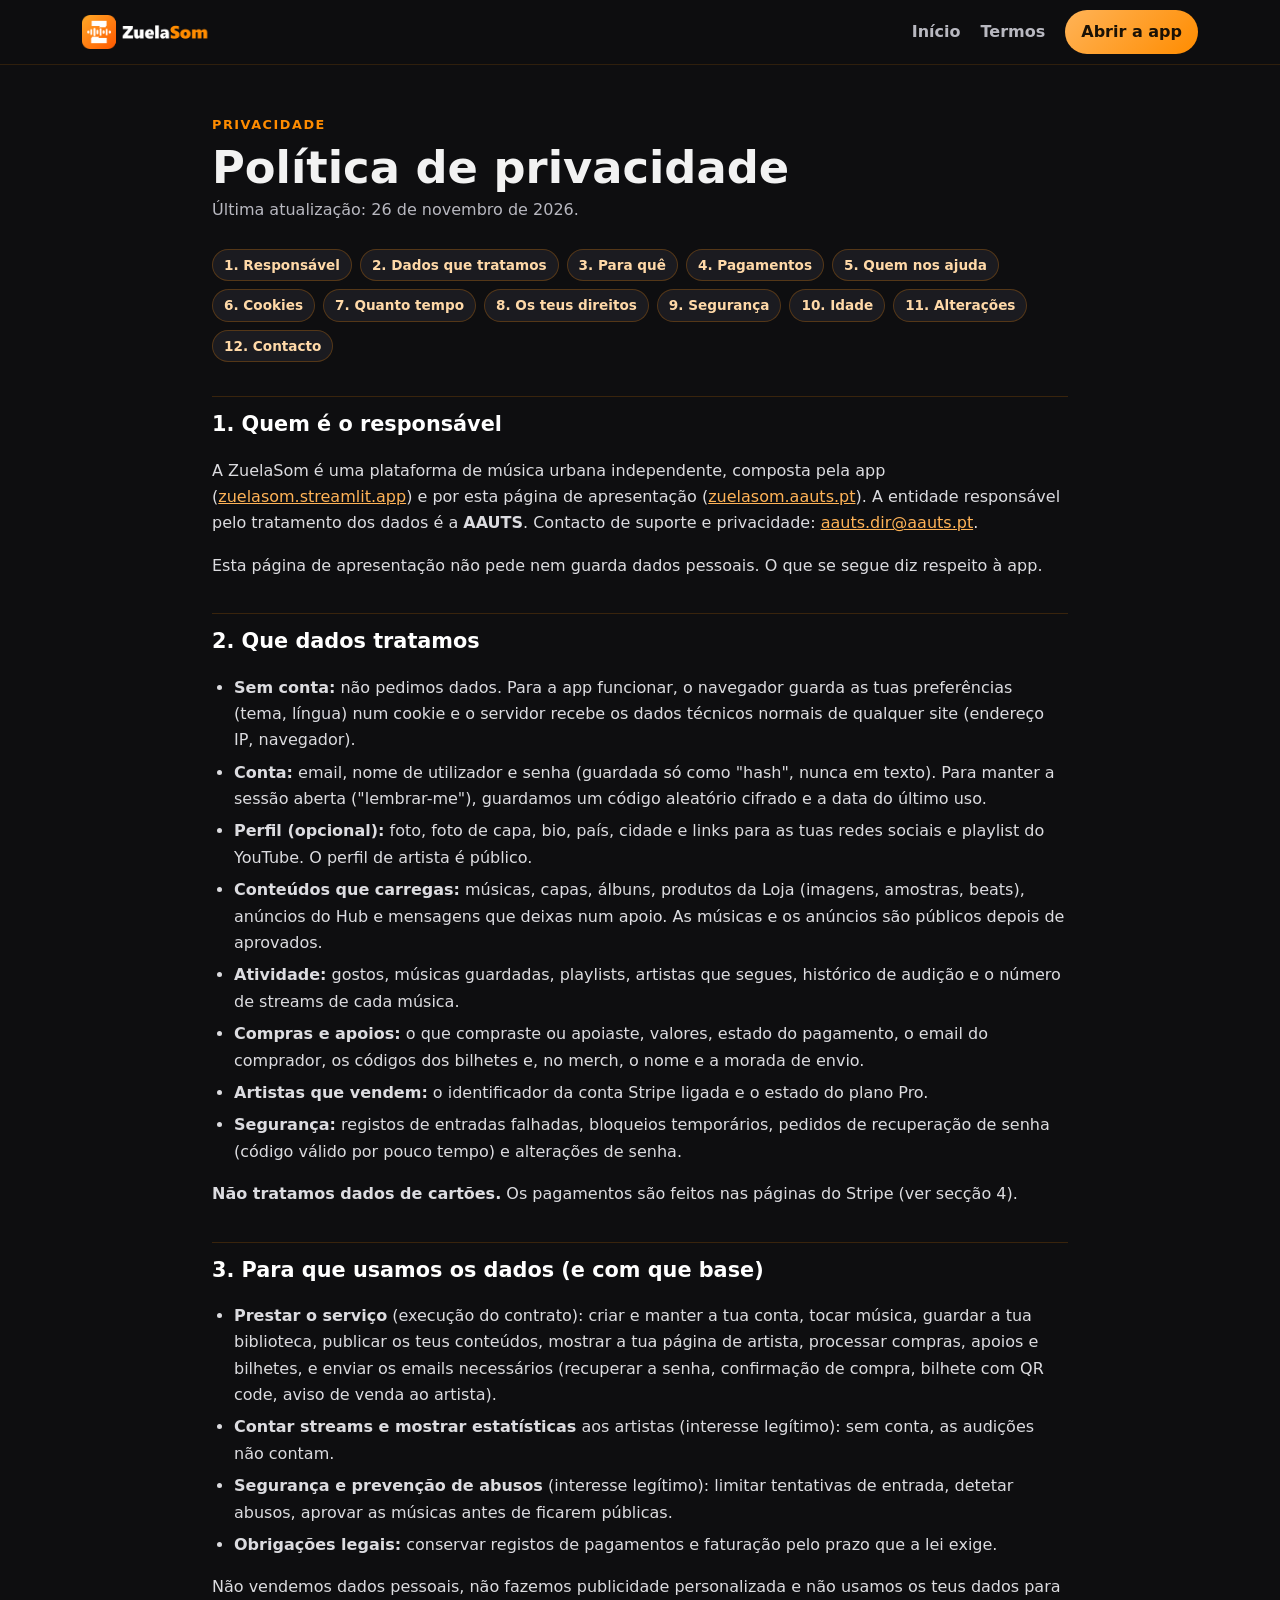
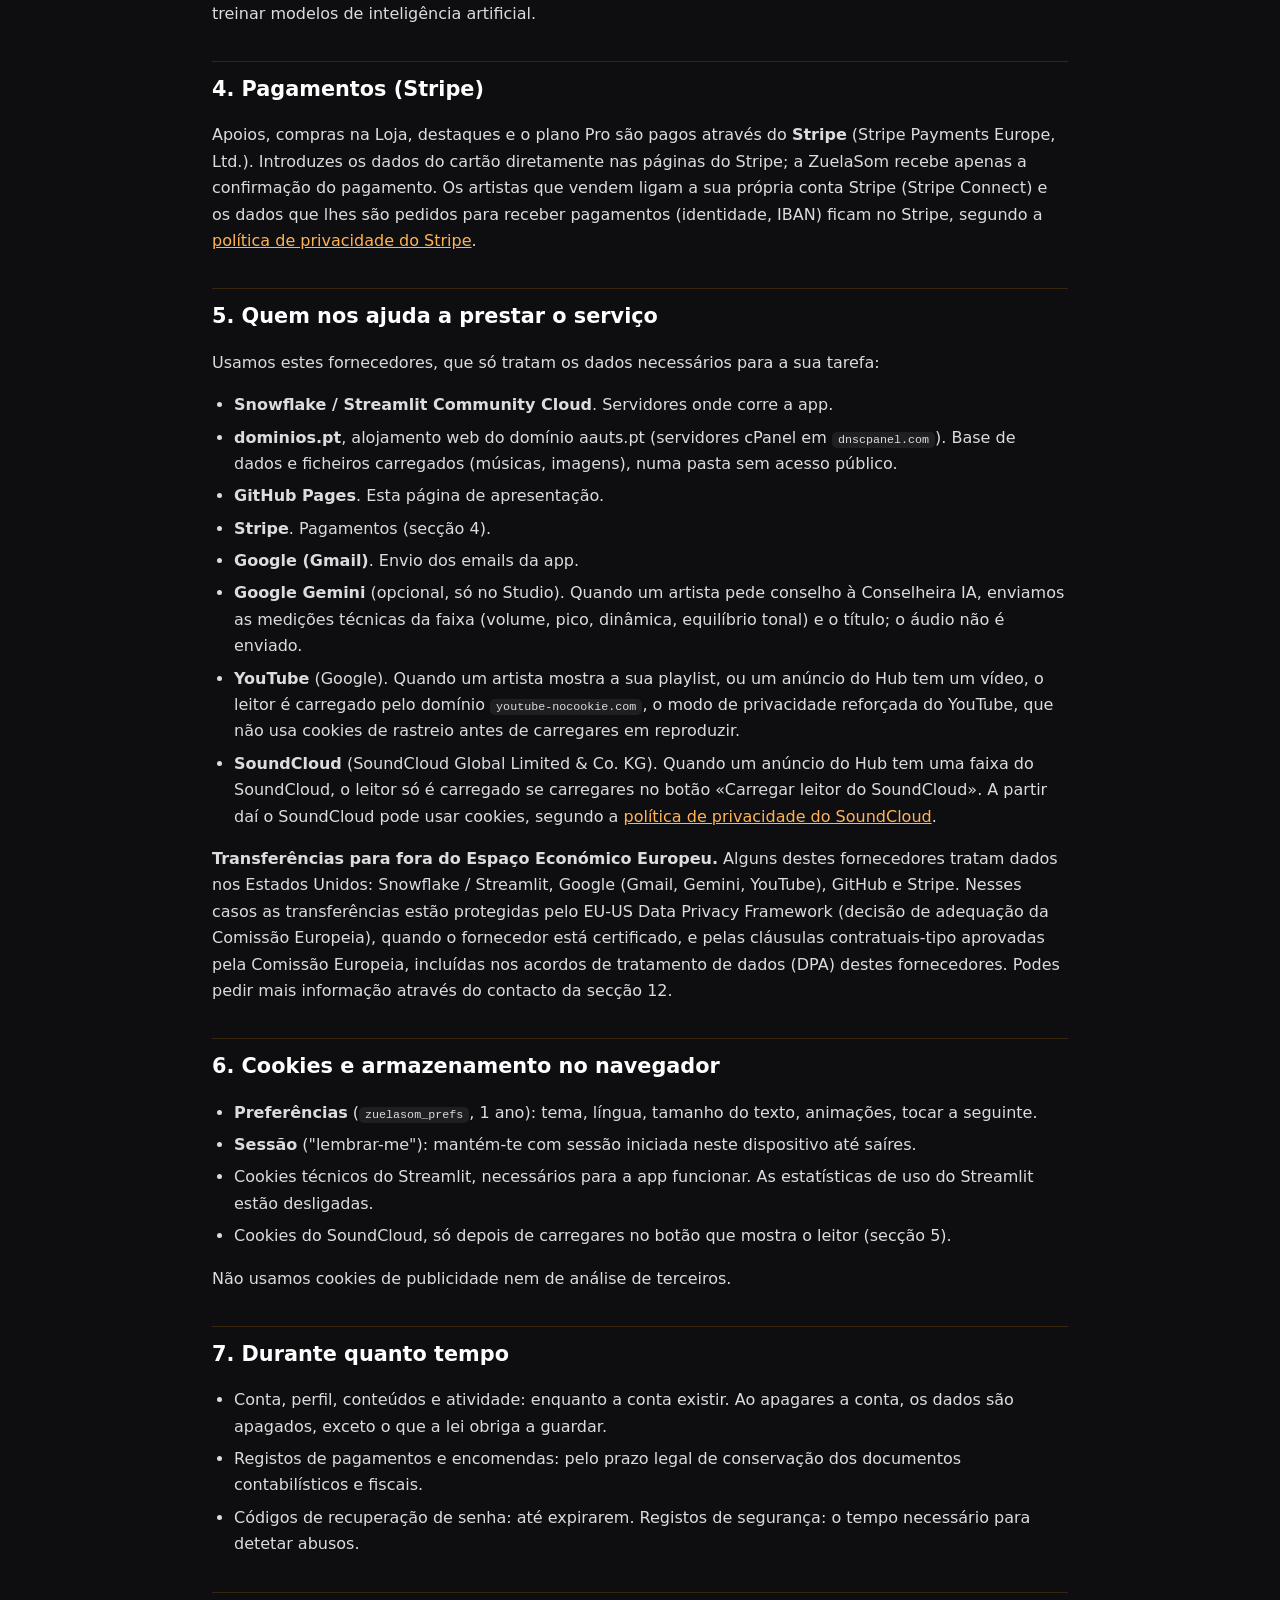
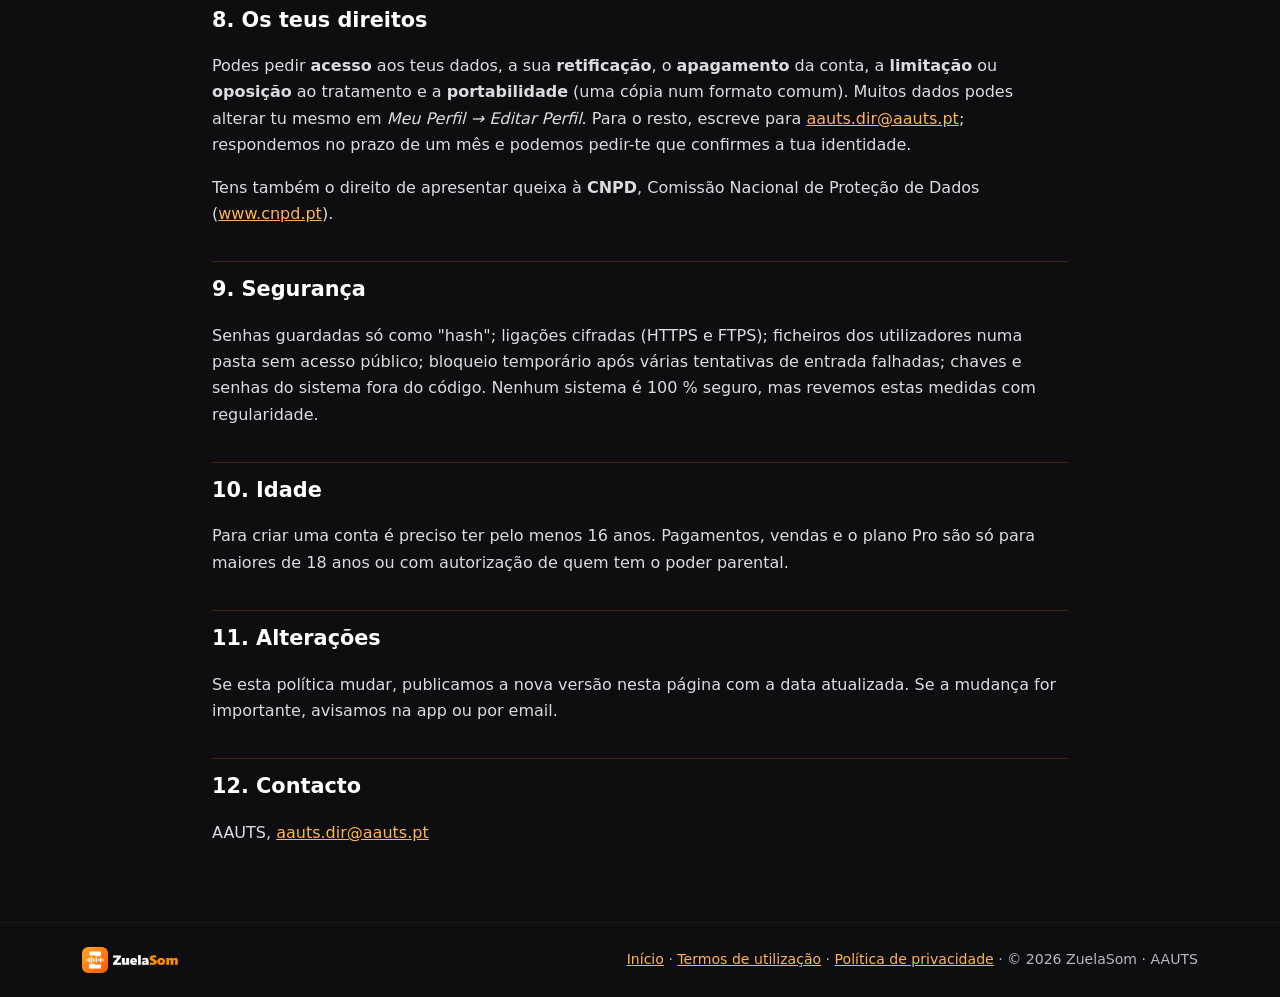
<file: privacidade.html>
<!doctype html>
<html lang="pt">
<head>
<meta charset="utf-8">
<meta name="viewport" content="width=device-width, initial-scale=1">
<title>Política de privacidade, ZuelaSom</title>
<meta name="description" content="Como a ZuelaSom trata os dados pessoais de ouvintes e artistas.">
<link rel="icon" href="img/zuelasom_simbolo.png">
<meta name="theme-color" content="#0e0e10">
<link rel="stylesheet" href="legal.css">
</head>
<body>
<header>
  <div class="wrap">
    <a class="logo" href="./"><img src="img/zuelasom_logo.png" alt="ZuelaSom"></a>
    <nav>
      <a href="./">Início</a>
      <a href="termos.html">Termos</a>
      <a class="btn pq" href="https://zuelasom.streamlit.app/">Abrir a app</a>
    </nav>
  </div>
</header>

<main class="wrap legal">
  <span class="kicker">Privacidade</span>
  <h1>Política de privacidade</h1>
  <p class="data">Última atualização: 26 de novembro de 2026.</p>

  <nav class="indice" aria-label="Índice">
    <a href="#s1">1. Responsável</a><a href="#s2">2. Dados que tratamos</a><a href="#s3">3. Para quê</a>
    <a href="#s4">4. Pagamentos</a><a href="#s5">5. Quem nos ajuda</a><a href="#s6">6. Cookies</a>
    <a href="#s7">7. Quanto tempo</a><a href="#s8">8. Os teus direitos</a><a href="#s9">9. Segurança</a>
    <a href="#s10">10. Idade</a><a href="#s11">11. Alterações</a><a href="#s12">12. Contacto</a>
  </nav>

  <h2 id="s1">1. Quem é o responsável</h2>
  <p>A ZuelaSom é uma plataforma de música urbana independente, composta pela app (<a href="https://zuelasom.streamlit.app/">zuelasom.streamlit.app</a>)
    e por esta página de apresentação (<a href="https://zuelasom.aauts.pt/">zuelasom.aauts.pt</a>). A entidade responsável pelo tratamento
    dos dados é a <b>AAUTS</b>. Contacto de suporte e privacidade: <a href="mailto:aauts.dir@aauts.pt">aauts.dir@aauts.pt</a>.</p>
  <p>Esta página de apresentação não pede nem guarda dados pessoais. O que se segue diz respeito à app.</p>

  <h2 id="s2">2. Que dados tratamos</h2>
  <ul>
    <li><b>Sem conta:</b> não pedimos dados. Para a app funcionar, o navegador guarda as tuas preferências (tema, língua) num cookie
      e o servidor recebe os dados técnicos normais de qualquer site (endereço IP, navegador).</li>
    <li><b>Conta:</b> email, nome de utilizador e senha (guardada só como "hash", nunca em texto). Para manter a sessão aberta
      ("lembrar-me"), guardamos um código aleatório cifrado e a data do último uso.</li>
    <li><b>Perfil (opcional):</b> foto, foto de capa, bio, país, cidade e links para as tuas redes sociais e playlist do YouTube.
      O perfil de artista é público.</li>
    <li><b>Conteúdos que carregas:</b> músicas, capas, álbuns, produtos da Loja (imagens, amostras, beats), anúncios do Hub e
      mensagens que deixas num apoio. As músicas e os anúncios são públicos depois de aprovados.</li>
    <li><b>Atividade:</b> gostos, músicas guardadas, playlists, artistas que segues, histórico de audição e o número de streams
      de cada música.</li>
    <li><b>Compras e apoios:</b> o que compraste ou apoiaste, valores, estado do pagamento, o email do comprador, os códigos dos
      bilhetes e, no merch, o nome e a morada de envio.</li>
    <li><b>Artistas que vendem:</b> o identificador da conta Stripe ligada e o estado do plano Pro.</li>
    <li><b>Segurança:</b> registos de entradas falhadas, bloqueios temporários, pedidos de recuperação de senha (código válido
      por pouco tempo) e alterações de senha.</li>
  </ul>
  <p><b>Não tratamos dados de cartões.</b> Os pagamentos são feitos nas páginas do Stripe (ver secção 4).</p>

  <h2 id="s3">3. Para que usamos os dados (e com que base)</h2>
  <ul>
    <li><b>Prestar o serviço</b> (execução do contrato): criar e manter a tua conta, tocar música, guardar a tua biblioteca,
      publicar os teus conteúdos, mostrar a tua página de artista, processar compras, apoios e bilhetes, e enviar os emails
      necessários (recuperar a senha, confirmação de compra, bilhete com QR code, aviso de venda ao artista).</li>
    <li><b>Contar streams e mostrar estatísticas</b> aos artistas (interesse legítimo): sem conta, as audições não contam.</li>
    <li><b>Segurança e prevenção de abusos</b> (interesse legítimo): limitar tentativas de entrada, detetar abusos, aprovar as
      músicas antes de ficarem públicas.</li>
    <li><b>Obrigações legais:</b> conservar registos de pagamentos e faturação pelo prazo que a lei exige.</li>
  </ul>
  <p>Não vendemos dados pessoais, não fazemos publicidade personalizada e não usamos os teus dados para treinar modelos de
    inteligência artificial.</p>

  <h2 id="s4">4. Pagamentos (Stripe)</h2>
  <p>Apoios, compras na Loja, destaques e o plano Pro são pagos através do <b>Stripe</b> (Stripe Payments Europe, Ltd.). Introduzes os
    dados do cartão diretamente nas páginas do Stripe; a ZuelaSom recebe apenas a confirmação do pagamento. Os artistas que vendem
    ligam a sua própria conta Stripe (Stripe Connect) e os dados que lhes são pedidos para receber pagamentos (identidade, IBAN)
    ficam no Stripe, segundo a <a href="https://stripe.com/pt/privacy" rel="noopener">política de privacidade do Stripe</a>.</p>

  <h2 id="s5">5. Quem nos ajuda a prestar o serviço</h2>
  <p>Usamos estes fornecedores, que só tratam os dados necessários para a sua tarefa:</p>
  <ul>
    <li><b>Snowflake / Streamlit Community Cloud</b>. Servidores onde corre a app.</li>
    <li><b>dominios.pt</b>, alojamento web do domínio aauts.pt (servidores cPanel em <code>dnscpanel.com</code>). Base de dados e ficheiros
      carregados (músicas, imagens), numa pasta sem acesso público.</li>
    <li><b>GitHub Pages</b>. Esta página de apresentação.</li>
    <li><b>Stripe</b>. Pagamentos (secção 4).</li>
    <li><b>Google (Gmail)</b>. Envio dos emails da app.</li>
    <li><b>Google Gemini</b> (opcional, só no Studio). Quando um artista pede conselho à Conselheira IA, enviamos as medições
      técnicas da faixa (volume, pico, dinâmica, equilíbrio tonal) e o título; o áudio não é enviado.</li>
    <li><b>YouTube</b> (Google). Quando um artista mostra a sua playlist, ou um anúncio do Hub tem um vídeo, o leitor é carregado
      pelo domínio <code>youtube-nocookie.com</code>, o modo de privacidade reforçada do YouTube, que não usa cookies de rastreio antes de
      carregares em reproduzir.</li>
    <li><b>SoundCloud</b> (SoundCloud Global Limited &amp; Co. KG). Quando um anúncio do Hub tem uma faixa do SoundCloud, o leitor só
      é carregado se carregares no botão «Carregar leitor do SoundCloud». A partir daí o SoundCloud pode usar cookies, segundo a
      <a href="https://soundcloud.com/pages/privacy" rel="noopener">política de privacidade do SoundCloud</a>.</li>
  </ul>
  <p><b>Transferências para fora do Espaço Económico Europeu.</b> Alguns destes fornecedores tratam dados nos Estados Unidos:
    Snowflake / Streamlit, Google (Gmail, Gemini, YouTube), GitHub e Stripe. Nesses casos as transferências estão protegidas pelo
    EU-US Data Privacy Framework (decisão de adequação da Comissão Europeia), quando o fornecedor está certificado, e pelas
    cláusulas contratuais-tipo aprovadas pela Comissão Europeia, incluídas nos acordos de tratamento de dados (DPA) destes
    fornecedores. Podes pedir mais informação através do contacto da secção 12.</p>

  <h2 id="s6">6. Cookies e armazenamento no navegador</h2>
  <ul>
    <li><b>Preferências</b> (<code>zuelasom_prefs</code>, 1 ano): tema, língua, tamanho do texto, animações, tocar a seguinte.</li>
    <li><b>Sessão</b> ("lembrar-me"): mantém-te com sessão iniciada neste dispositivo até saíres.</li>
    <li>Cookies técnicos do Streamlit, necessários para a app funcionar. As estatísticas de uso do Streamlit estão desligadas.</li>
    <li>Cookies do SoundCloud, só depois de carregares no botão que mostra o leitor (secção 5).</li>
  </ul>
  <p>Não usamos cookies de publicidade nem de análise de terceiros.</p>

  <h2 id="s7">7. Durante quanto tempo</h2>
  <ul>
    <li>Conta, perfil, conteúdos e atividade: enquanto a conta existir. Ao apagares a conta, os dados são apagados, exceto o que a
      lei obriga a guardar.</li>
    <li>Registos de pagamentos e encomendas: pelo prazo legal de conservação dos documentos contabilísticos e fiscais.</li>
    <li>Códigos de recuperação de senha: até expirarem. Registos de segurança: o tempo necessário para detetar abusos.</li>
  </ul>

  <h2 id="s8">8. Os teus direitos</h2>
  <p>Podes pedir <b>acesso</b> aos teus dados, a sua <b>retificação</b>, o <b>apagamento</b> da conta, a <b>limitação</b> ou
    <b>oposição</b> ao tratamento e a <b>portabilidade</b> (uma cópia num formato comum). Muitos dados podes alterar tu mesmo em
    <i>Meu Perfil → Editar Perfil</i>. Para o resto, escreve para <a href="mailto:aauts.dir@aauts.pt">aauts.dir@aauts.pt</a>;
    respondemos no prazo de um mês e podemos pedir-te que confirmes a tua identidade.</p>
  <p>Tens também o direito de apresentar queixa à <b>CNPD</b>, Comissão Nacional de Proteção de Dados
    (<a href="https://www.cnpd.pt/" rel="noopener">www.cnpd.pt</a>).</p>

  <h2 id="s9">9. Segurança</h2>
  <p>Senhas guardadas só como "hash"; ligações cifradas (HTTPS e FTPS); ficheiros dos utilizadores numa pasta sem acesso público;
    bloqueio temporário após várias tentativas de entrada falhadas; chaves e senhas do sistema fora do código. Nenhum sistema é
    100&nbsp;% seguro, mas revemos estas medidas com regularidade.</p>

  <h2 id="s10">10. Idade</h2>
  <p>Para criar uma conta é preciso ter pelo menos 16 anos. Pagamentos, vendas e o plano Pro são só para maiores de 18 anos ou com
    autorização de quem tem o poder parental.</p>

  <h2 id="s11">11. Alterações</h2>
  <p>Se esta política mudar, publicamos a nova versão nesta página com a data atualizada. Se a mudança for importante, avisamos na
    app ou por email.</p>

  <h2 id="s12">12. Contacto</h2>
  <p>AAUTS, <a href="mailto:aauts.dir@aauts.pt">aauts.dir@aauts.pt</a></p>
</main>

<footer>
  <div class="wrap">
    <img src="img/zuelasom_logo.png" alt="ZuelaSom">
    <span><a href="./">Início</a> · <a href="termos.html">Termos de utilização</a> · <a href="privacidade.html">Política de privacidade</a> · © 2026 ZuelaSom · AAUTS</span>
  </div>
</footer>
</body>
</html>
</file>
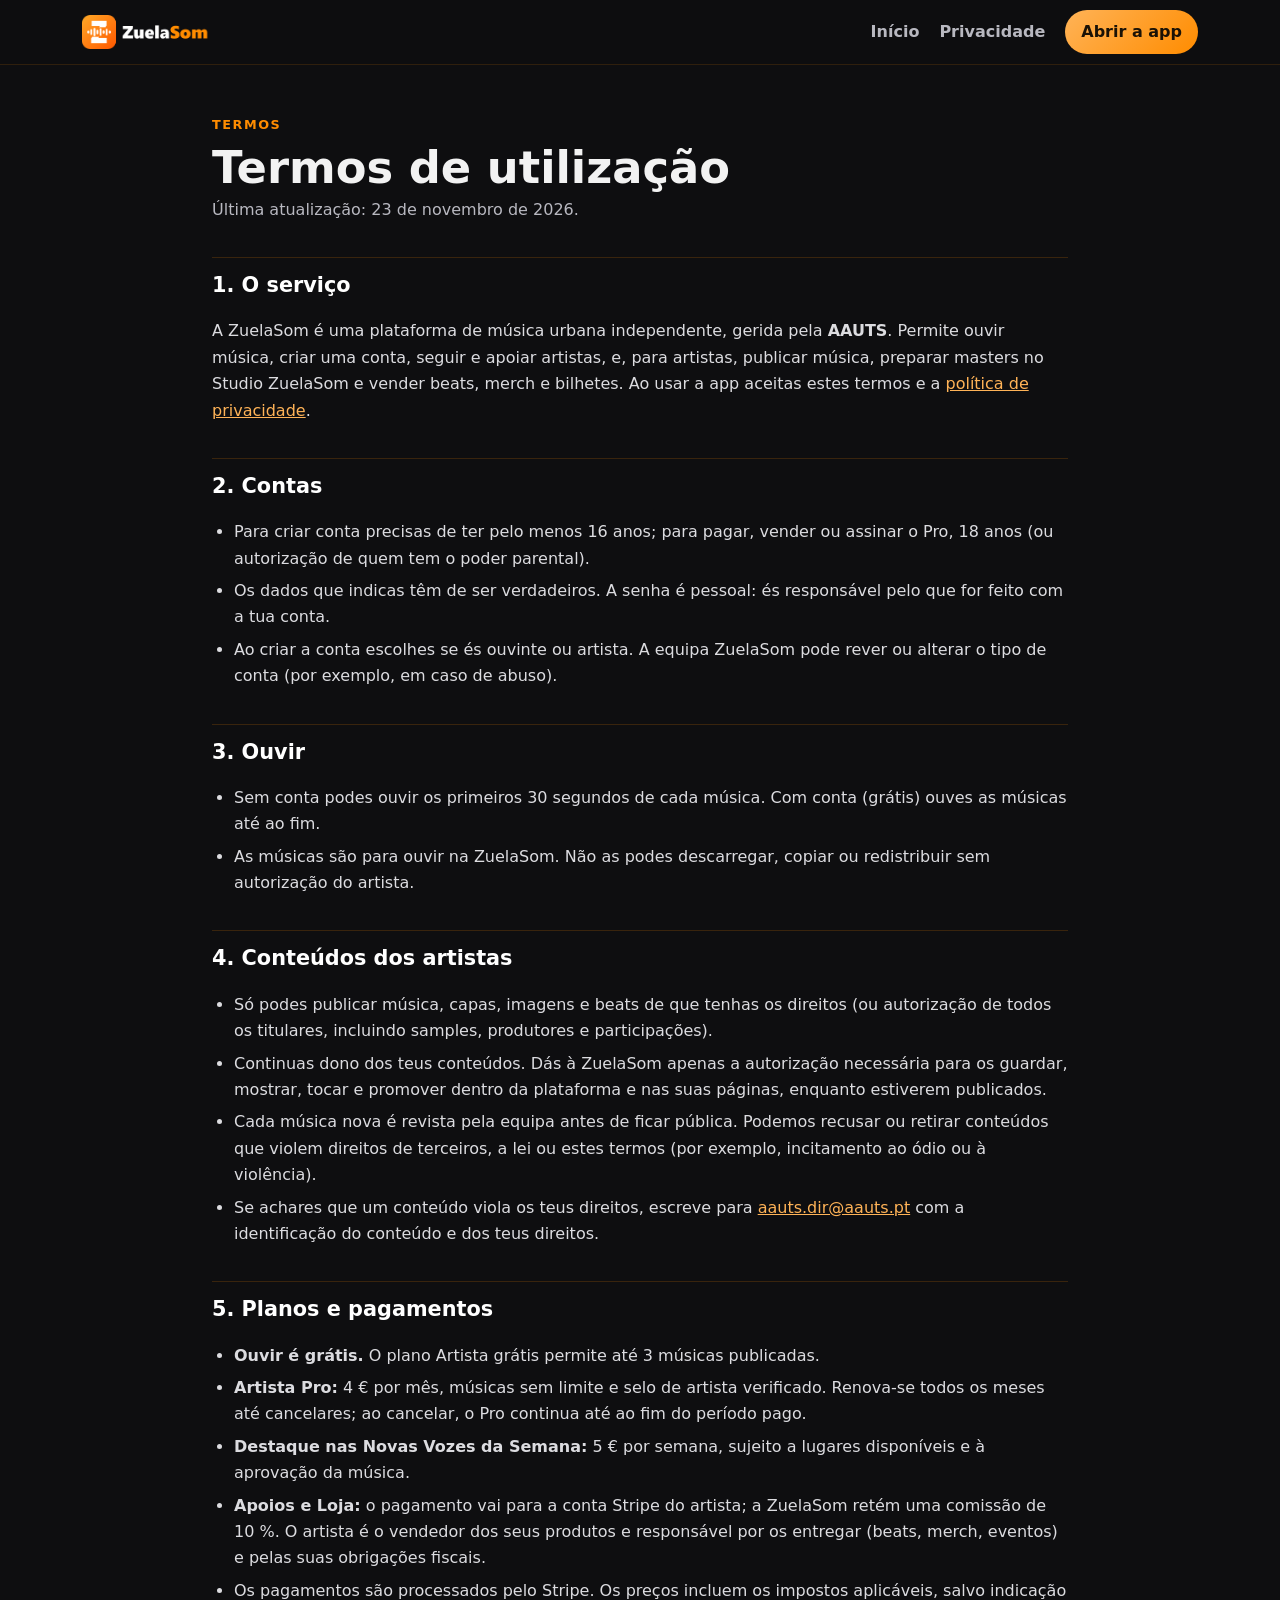
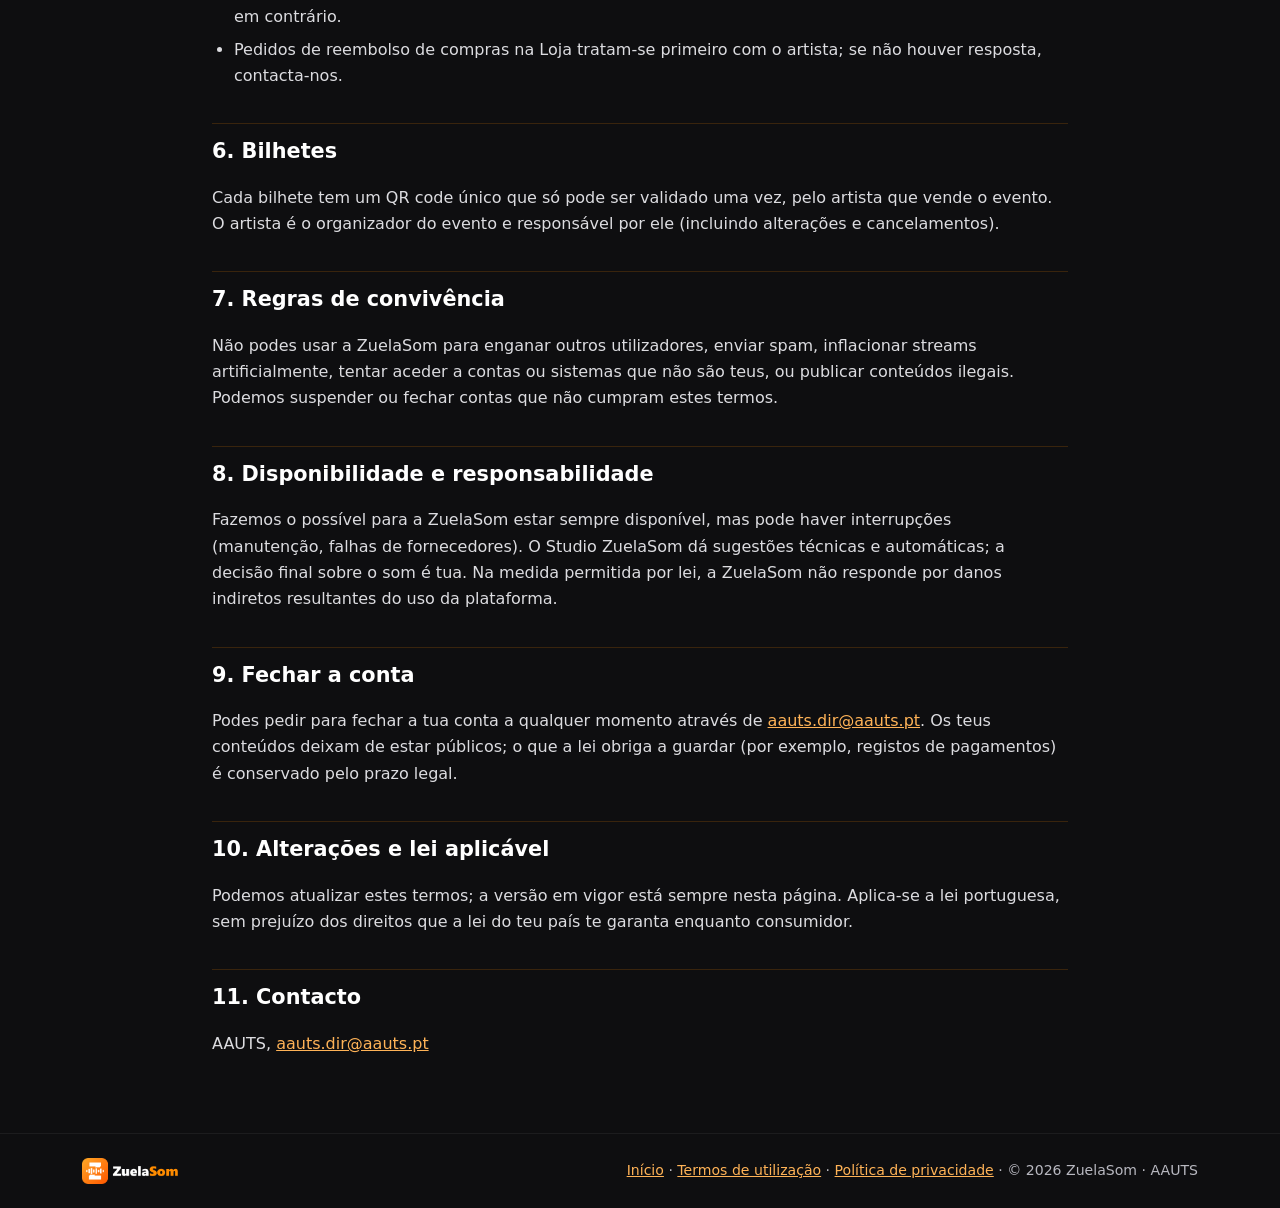
<file: termos.html>
<!doctype html>
<html lang="pt">
<head>
<meta charset="utf-8">
<meta name="viewport" content="width=device-width, initial-scale=1">
<title>Termos de utilização, ZuelaSom</title>
<meta name="description" content="Regras de utilização da ZuelaSom para ouvintes e artistas.">
<link rel="icon" href="img/zuelasom_simbolo.png">
<meta name="theme-color" content="#0e0e10">
<link rel="stylesheet" href="legal.css">
</head>
<body>
<header>
  <div class="wrap">
    <a class="logo" href="./"><img src="img/zuelasom_logo.png" alt="ZuelaSom"></a>
    <nav>
      <a href="./">Início</a>
      <a href="privacidade.html">Privacidade</a>
      <a class="btn pq" href="https://zuelasom.streamlit.app/">Abrir a app</a>
    </nav>
  </div>
</header>

<main class="wrap legal">
  <span class="kicker">Termos</span>
  <h1>Termos de utilização</h1>
  <p class="data">Última atualização: 23 de novembro de 2026.</p>

  <h2>1. O serviço</h2>
  <p>A ZuelaSom é uma plataforma de música urbana independente, gerida pela <b>AAUTS</b>. Permite ouvir música, criar uma conta,
    seguir e apoiar artistas, e, para artistas, publicar música, preparar masters no Studio ZuelaSom e vender beats, merch e
    bilhetes. Ao usar a app aceitas estes termos e a <a href="privacidade.html">política de privacidade</a>.</p>

  <h2>2. Contas</h2>
  <ul>
    <li>Para criar conta precisas de ter pelo menos 16 anos; para pagar, vender ou assinar o Pro, 18 anos (ou autorização de quem
      tem o poder parental).</li>
    <li>Os dados que indicas têm de ser verdadeiros. A senha é pessoal: és responsável pelo que for feito com a tua conta.</li>
    <li>Ao criar a conta escolhes se és ouvinte ou artista. A equipa ZuelaSom pode rever ou alterar o tipo de conta (por exemplo, em caso de abuso).</li>
  </ul>

  <h2>3. Ouvir</h2>
  <ul>
    <li>Sem conta podes ouvir os primeiros 30 segundos de cada música. Com conta (grátis) ouves as músicas até ao fim.</li>
    <li>As músicas são para ouvir na ZuelaSom. Não as podes descarregar, copiar ou redistribuir sem autorização do artista.</li>
  </ul>

  <h2>4. Conteúdos dos artistas</h2>
  <ul>
    <li>Só podes publicar música, capas, imagens e beats de que tenhas os direitos (ou autorização de todos os titulares, incluindo
      samples, produtores e participações).</li>
    <li>Continuas dono dos teus conteúdos. Dás à ZuelaSom apenas a autorização necessária para os guardar, mostrar, tocar e promover
      dentro da plataforma e nas suas páginas, enquanto estiverem publicados.</li>
    <li>Cada música nova é revista pela equipa antes de ficar pública. Podemos recusar ou retirar conteúdos que violem direitos de
      terceiros, a lei ou estes termos (por exemplo, incitamento ao ódio ou à violência).</li>
    <li>Se achares que um conteúdo viola os teus direitos, escreve para <a href="mailto:aauts.dir@aauts.pt">aauts.dir@aauts.pt</a>
      com a identificação do conteúdo e dos teus direitos.</li>
  </ul>

  <h2>5. Planos e pagamentos</h2>
  <ul>
    <li><b>Ouvir é grátis.</b> O plano Artista grátis permite até 3 músicas publicadas.</li>
    <li><b>Artista Pro:</b> 4 € por mês, músicas sem limite e selo de artista verificado. Renova-se todos os meses até cancelares; ao
      cancelar, o Pro continua até ao fim do período pago.</li>
    <li><b>Destaque nas Novas Vozes da Semana:</b> 5 € por semana, sujeito a lugares disponíveis e à aprovação da música.</li>
    <li><b>Apoios e Loja:</b> o pagamento vai para a conta Stripe do artista; a ZuelaSom retém uma comissão de 10 %. O artista é o
      vendedor dos seus produtos e responsável por os entregar (beats, merch, eventos) e pelas suas obrigações fiscais.</li>
    <li>Os pagamentos são processados pelo Stripe. Os preços incluem os impostos aplicáveis, salvo indicação em contrário.</li>
    <li>Pedidos de reembolso de compras na Loja tratam-se primeiro com o artista; se não houver resposta, contacta-nos.</li>
  </ul>

  <h2>6. Bilhetes</h2>
  <p>Cada bilhete tem um QR code único que só pode ser validado uma vez, pelo artista que vende o evento. O artista é o organizador
    do evento e responsável por ele (incluindo alterações e cancelamentos).</p>

  <h2>7. Regras de convivência</h2>
  <p>Não podes usar a ZuelaSom para enganar outros utilizadores, enviar spam, inflacionar streams artificialmente, tentar aceder a
    contas ou sistemas que não são teus, ou publicar conteúdos ilegais. Podemos suspender ou fechar contas que não cumpram estes
    termos.</p>

  <h2>8. Disponibilidade e responsabilidade</h2>
  <p>Fazemos o possível para a ZuelaSom estar sempre disponível, mas pode haver interrupções (manutenção, falhas de fornecedores).
    O Studio ZuelaSom dá sugestões técnicas e automáticas; a decisão final sobre o som é tua. Na medida permitida por lei, a
    ZuelaSom não responde por danos indiretos resultantes do uso da plataforma.</p>

  <h2>9. Fechar a conta</h2>
  <p>Podes pedir para fechar a tua conta a qualquer momento através de <a href="mailto:aauts.dir@aauts.pt">aauts.dir@aauts.pt</a>.
    Os teus conteúdos deixam de estar públicos; o que a lei obriga a guardar (por exemplo, registos de pagamentos) é conservado
    pelo prazo legal.</p>

  <h2>10. Alterações e lei aplicável</h2>
  <p>Podemos atualizar estes termos; a versão em vigor está sempre nesta página. Aplica-se a lei portuguesa, sem prejuízo dos
    direitos que a lei do teu país te garanta enquanto consumidor.</p>

  <h2>11. Contacto</h2>
  <p>AAUTS, <a href="mailto:aauts.dir@aauts.pt">aauts.dir@aauts.pt</a></p>
</main>

<footer>
  <div class="wrap">
    <img src="img/zuelasom_logo.png" alt="ZuelaSom">
    <span><a href="./">Início</a> · <a href="termos.html">Termos de utilização</a> · <a href="privacidade.html">Política de privacidade</a> · © 2026 ZuelaSom · AAUTS</span>
  </div>
</footer>
</body>
</html>
</file>
<file: legal.css>
/* Páginas legais da ZuelaSom (privacidade e termos): mesmas cores da página de entrada. */
:root{--laranja:#ff8c00;--laranja2:#ffb357;--creme:#ffd9a8;--fundo:#0e0e10;--cartao:#1b1b20;--texto:#f2f2f2;--suave:#b8b8c0}
*{box-sizing:border-box}
html{scroll-behavior:smooth}
body{margin:0;background:var(--fundo);color:var(--texto);font-family:"Segoe UI",system-ui,-apple-system,Roboto,Arial,sans-serif;line-height:1.65}
a{color:var(--laranja2)}
img{display:block;max-width:100%}
.wrap{max-width:900px;margin:0 auto;padding:0 22px}
header{position:sticky;top:0;z-index:10;background:rgba(14,14,16,.9);backdrop-filter:blur(10px);border-bottom:1px solid rgba(255,140,0,.14)}
header .wrap{max-width:1160px;display:flex;align-items:center;justify-content:space-between;gap:16px;height:64px}
header .logo img{height:34px}
nav{display:flex;align-items:center;gap:20px}
nav a{color:var(--suave);text-decoration:none;font-weight:600}
nav a:hover{color:var(--texto)}
.btn{display:inline-flex;align-items:center;background:linear-gradient(135deg,var(--laranja2),var(--laranja));color:#1a1206!important;font-weight:800;
  text-decoration:none;border-radius:999px;padding:9px 16px}
.legal{padding-top:46px;padding-bottom:60px}
.kicker{color:var(--laranja);font-weight:800;text-transform:uppercase;letter-spacing:.12em;font-size:.8rem}
h1{font-size:clamp(2rem,5vw,2.8rem);line-height:1.1;margin:6px 0 4px}
.data{color:var(--suave);margin:0 0 26px}
h2{font-size:1.3rem;margin:34px 0 8px;padding-top:10px;border-top:1px solid rgba(255,140,0,.18);color:#fff}
p,li{color:#dcdce0}
ul{padding-left:22px}
li{margin:6px 0}
code{background:rgba(255,255,255,.07);padding:1px 6px;border-radius:5px;font-size:.9em}
.indice{display:flex;flex-wrap:wrap;gap:8px;margin:0 0 10px}
.indice a{font-size:.85rem;text-decoration:none;background:var(--cartao);border:1px solid rgba(255,140,0,.25);border-radius:999px;padding:4px 11px;color:var(--creme)}
footer{border-top:1px solid rgba(255,255,255,.06);padding:24px 0;color:var(--suave);font-size:.88rem}
footer .wrap{max-width:1160px;display:flex;justify-content:space-between;align-items:center;gap:14px;flex-wrap:wrap}
footer img{height:26px}
@media (max-width:640px){nav a:not(.btn){display:none}}
</file>
